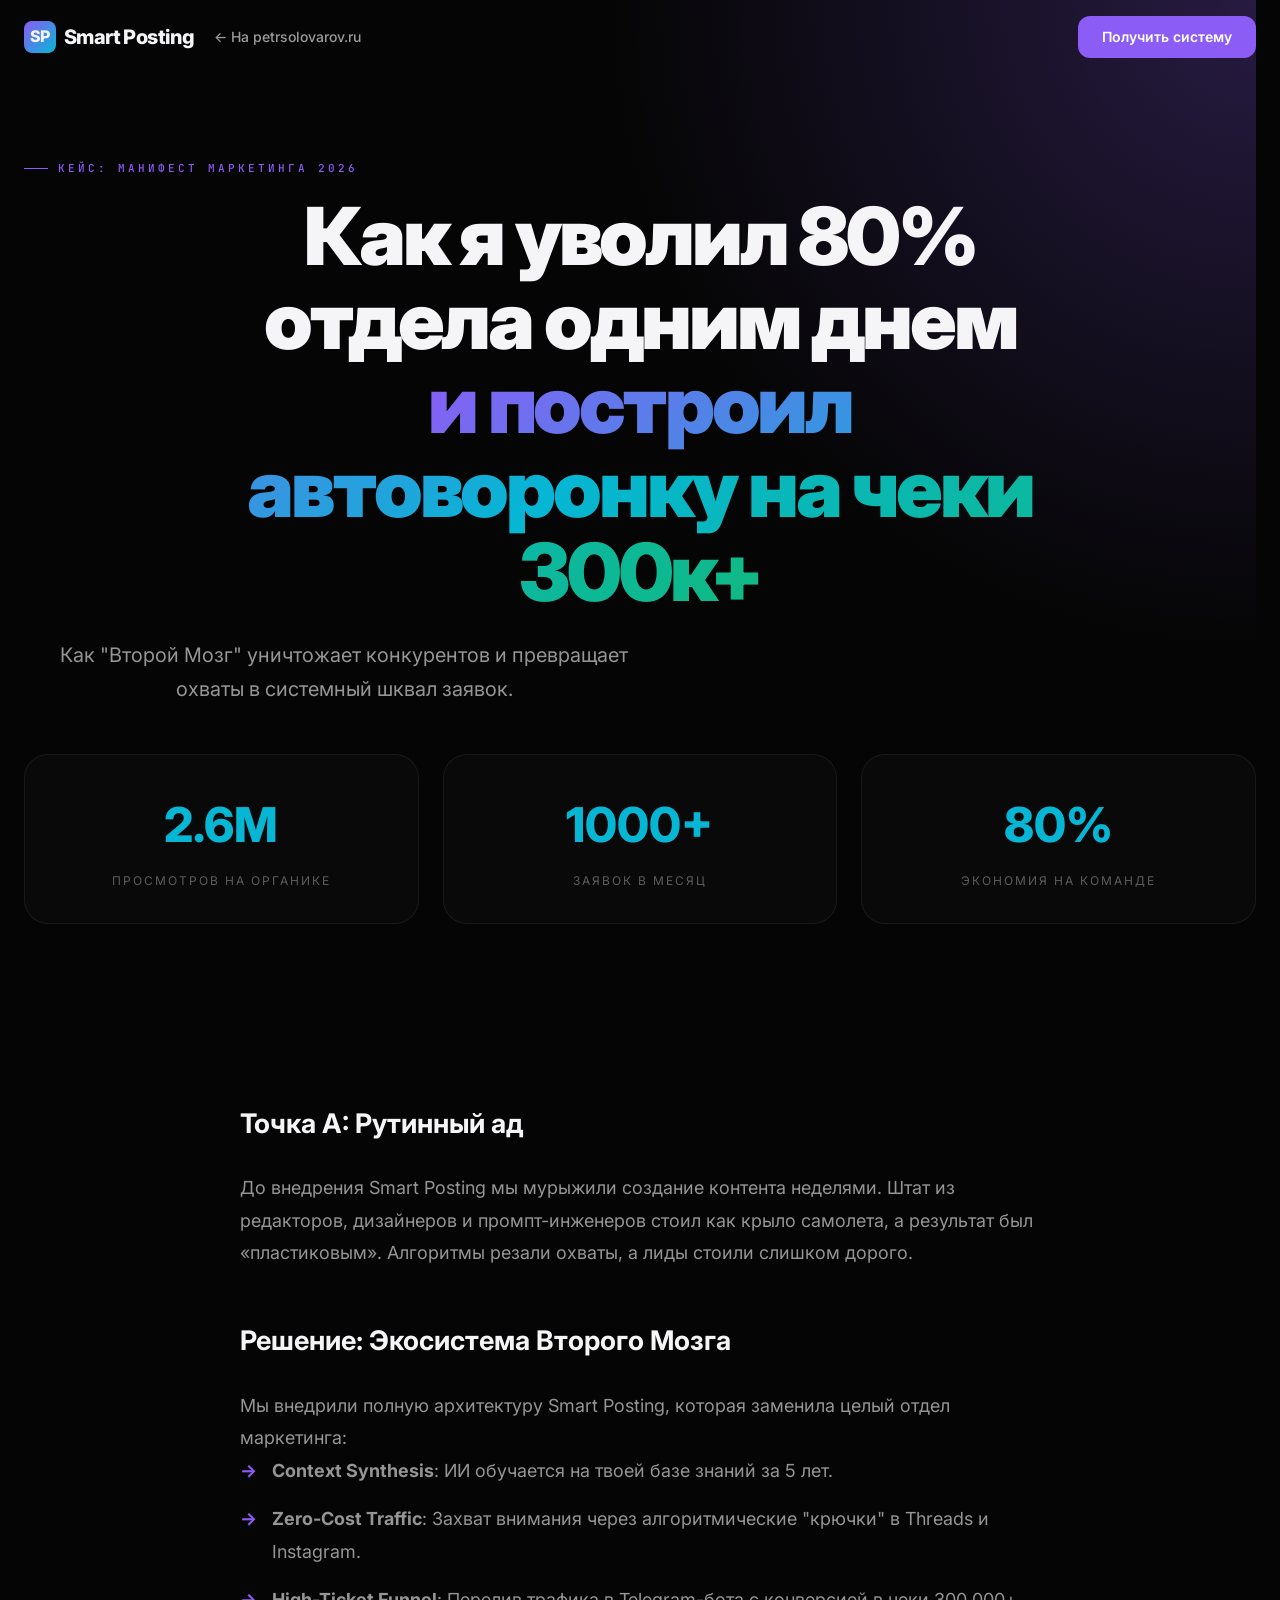
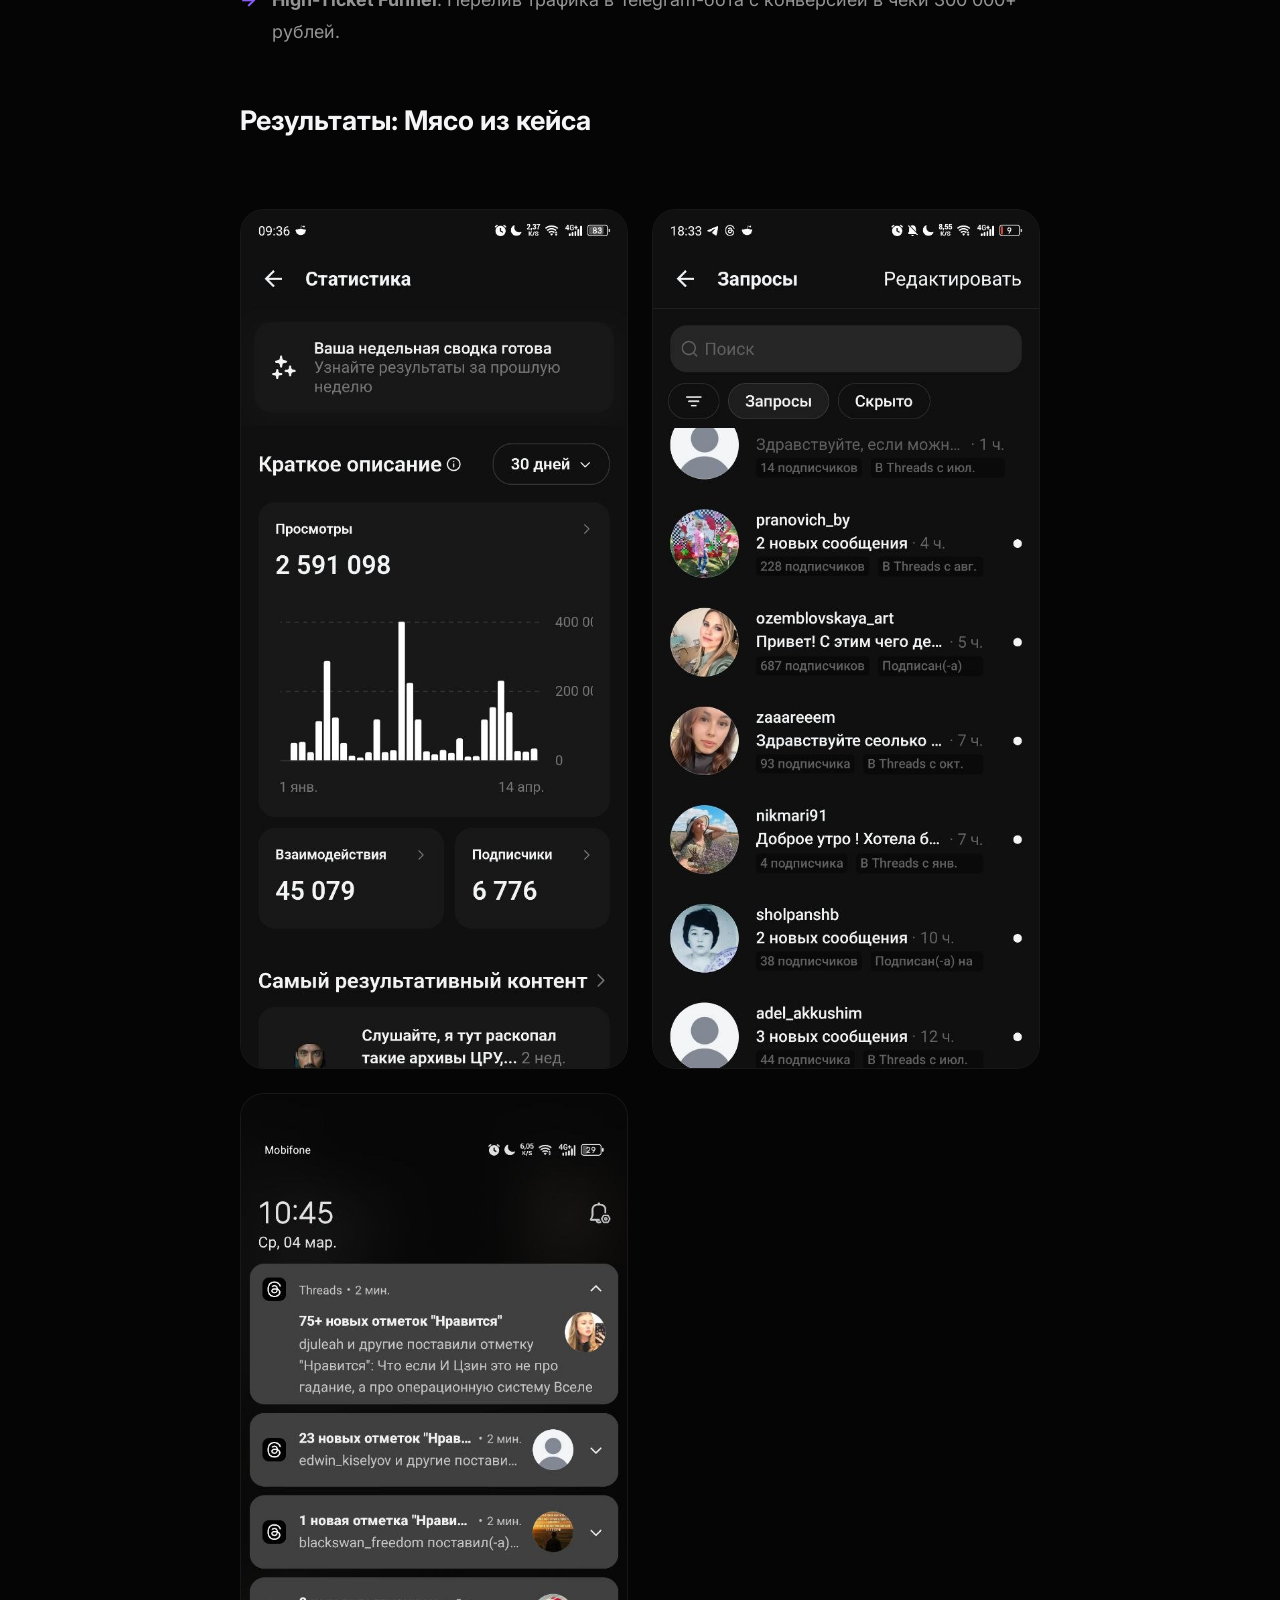
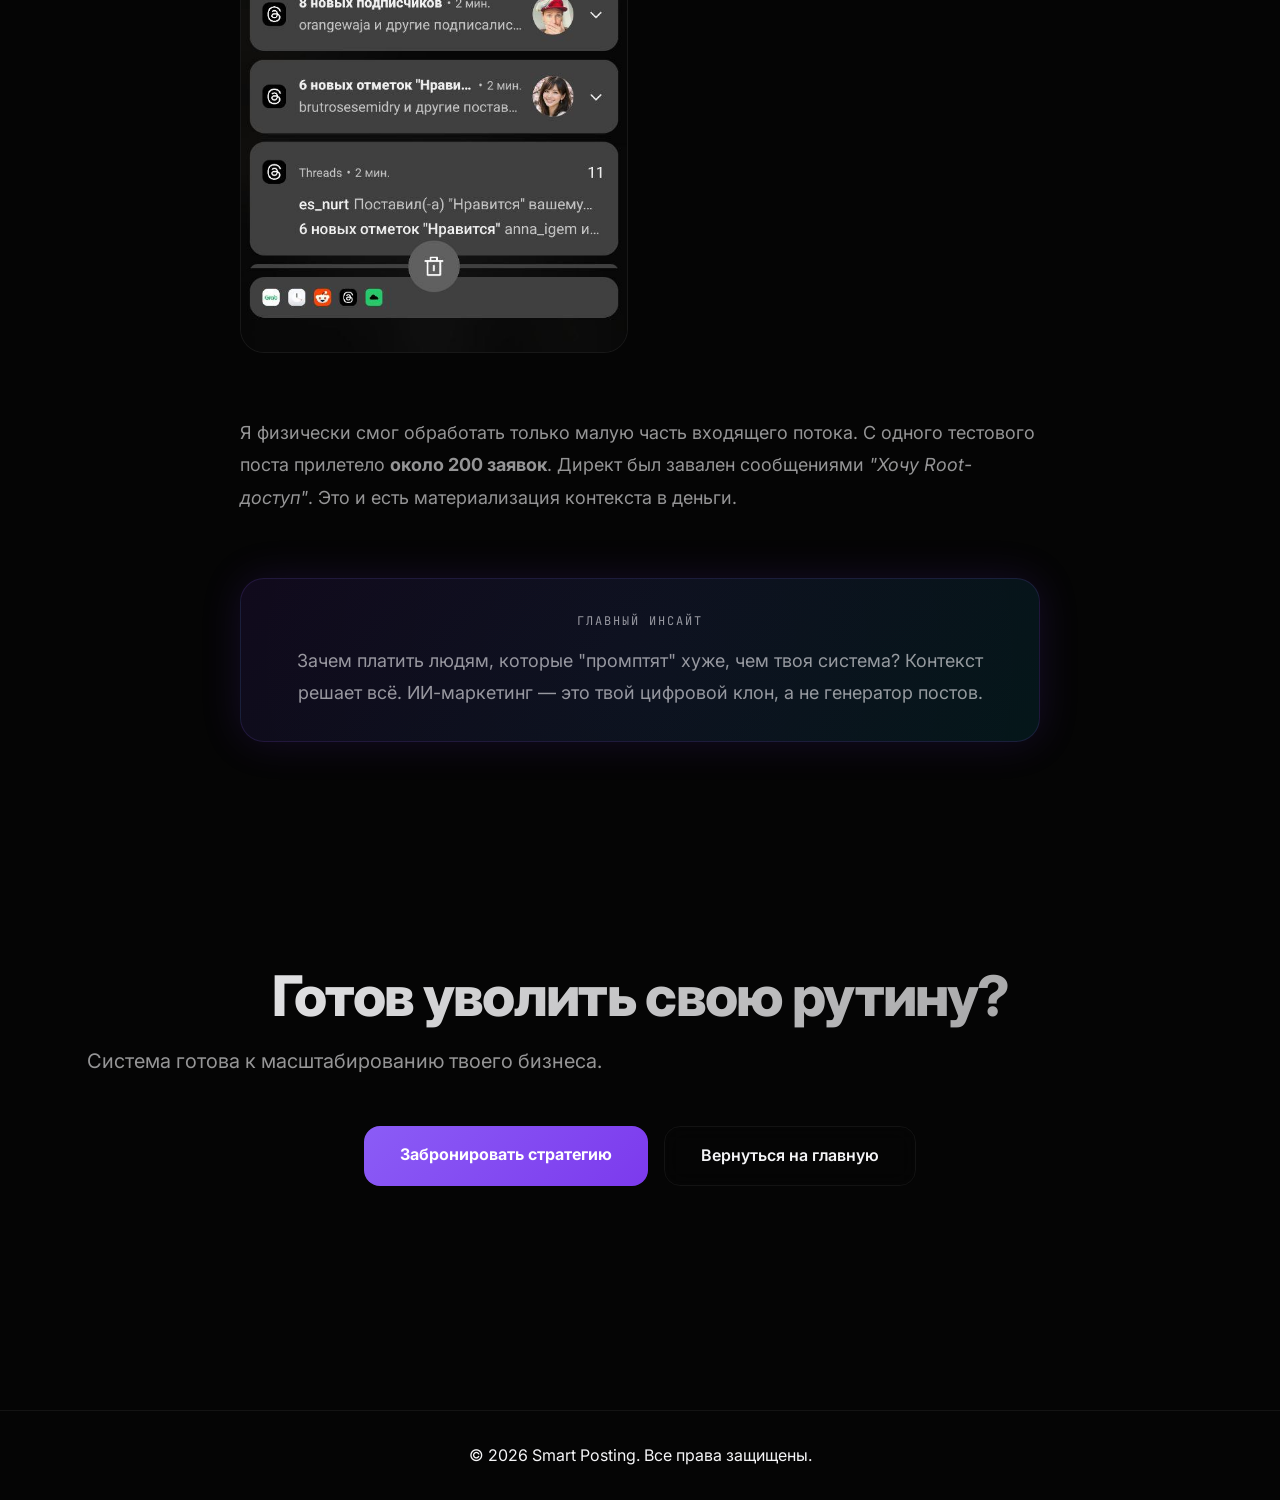
<file: site/case-aggressive.html>
<!DOCTYPE html>
<html lang="ru">
<head>
    <meta charset="UTF-8">
    <meta name="viewport" content="width=device-width, initial-scale=1.0">
    <meta name="referrer" content="strict-origin-when-cross-origin">
    <title>Кейс: Как я уволил 80% отдела одним днем — Smart Posting</title>
    <link rel="icon" href="favicon.ico" type="image/x-icon">
    <link rel="stylesheet" href="style.css">

    <!-- Google tag (gtag.js) -->
    <script async src="https://www.googletagmanager.com/gtag/js?id=G-ETLF27TN6N"></script>
    <script>
      window.dataLayer = window.dataLayer || [];
      function gtag(){dataLayer.push(arguments);}
      gtag('js', new Date());
      gtag('config', 'G-ETLF27TN6N');
    </script>

    <!-- Meta Pixel Code -->
    <script>
    !function(f,b,e,v,n,t,s)
    {if(f.fbq)return;n=f.fbq=function(){n.callMethod?
    n.callMethod.apply(n,arguments):n.queue.push(arguments)};
    if(!f._fbq)f._fbq=n;n.push=n;n.loaded=!0;n.version='2.0';
    n.queue=[];t=b.createElement(e);t.async=!0;
    t.src=v;s=b.getElementsByTagName(e)[0];
    s.parentNode.insertBefore(t,s)}(window, document,'script',
    'https://connect.facebook.net/en_US/fbevents.js');
    fbq('init', '890440264073802');
    fbq('track', 'PageView');
    </script>
    <noscript><img height="1" width="1" style="display:none"
    src="https://www.facebook.com/tr?id=890440264073802&ev=PageView&noscript=1"
    /></noscript>
    <!-- End Meta Pixel Code -->

    <style>
        .case-hero {
            padding: 160px 0 80px;
            background: radial-gradient(circle at top right, var(--accent-violet-glow) 0%, transparent 40%);
            text-align: center;
        }
        .case-stats-grid {
            display: grid;
            grid-template-columns: repeat(3, 1fr);
            gap: 24px;
            margin: 48px 0;
        }
        .stat-card {
            background: var(--bg-card);
            border: 1px solid var(--border-subtle);
            padding: 32px;
            border-radius: 24px;
            text-align: center;
        }
        .stat-value {
            font-size: 48px;
            font-weight: 800;
            color: var(--accent-cyan);
            margin-bottom: 8px;
        }
        .stat-label {
            color: var(--text-muted);
            text-transform: uppercase;
            letter-spacing: 2px;
            font-size: 12px;
        }
        .case-gallery {
            display: grid;
            grid-template-columns: repeat(auto-fill, minmax(300px, 1fr));
            gap: 24px;
            margin: 64px 0;
        }
        .gallery-item {
            border-radius: 24px;
            overflow: hidden;
            border: 1px solid var(--border-subtle);
            background: var(--bg-card);
            cursor: pointer;
            transition: transform 0.3s ease;
        }
        .gallery-item:hover {
            transform: scale(1.02);
            border-color: var(--accent-violet);
        }
        .gallery-item img {
            width: 100%;
            height: auto;
            display: block;
        }
        .case-content {
            max-width: 800px;
            margin: 0 auto;
            font-size: 18px;
            line-height: 1.8;
            color: var(--text-secondary);
        }
        .case-content h2 {
            color: var(--text-primary);
            margin: 48px 0 24px;
        }
        @media (max-width: 768px) {
            .case-stats-grid {
                grid-template-columns: 1fr;
            }
            .case-hero {
                padding: 120px 24px 60px;
            }
        }
    </style>
</head>
<body>
    <nav class="nav">
        <div class="nav-inner">
            <a href="index.html" class="nav-logo">
                <div class="nav-logo-icon">SP</div>
                <span>Smart Posting</span>
            </a>
            <a href="https://petrsolovarov.ru" class="nav-back" aria-label="На petrsolovarov.ru">&larr;<span class="nav-back-text"> На petrsolovarov.ru</span></a>
            <a href="index.html#pricing" class="nav-cta">Получить систему</a>
        </div>
    </nav>

    <main class="container">
        <section class="case-hero">
            <div class="section-label">Кейс: Манифест Маркетинга 2026</div>
            <h1 class="hero-title">Как я уволил 80% отдела одним днем <br><span class="gradient-text">и построил автоворонку на чеки 300к+</span></h1>
            <p class="hero-subtitle">Как "Второй Мозг" уничтожает конкурентов и превращает охваты в системный шквал заявок.</p>
            
            <div class="case-stats-grid">
                <div class="stat-card">
                    <div class="stat-value">2.6M</div>
                    <div class="stat-label">Просмотров на органике</div>
                </div>
                <div class="stat-card">
                    <div class="stat-value">1000+</div>
                    <div class="stat-label">Заявок в месяц</div>
                </div>
                <div class="stat-card">
                    <div class="stat-value">80%</div>
                    <div class="stat-label">Экономия на команде</div>
                </div>
            </div>
        </section>

        <article class="case-content">
            <h2>Точка А: Рутинный ад</h2>
            <p>До внедрения Smart Posting мы мурыжили создание контента неделями. Штат из редакторов, дизайнеров и промпт-инженеров стоил как крыло самолета, а результат был «пластиковым». Алгоритмы резали охваты, а лиды стоили слишком дорого.</p>
            
            <h2>Решение: Экосистема Второго Мозга</h2>
            <p>Мы внедрили полную архитектуру Smart Posting, которая заменила целый отдел маркетинга:</p>
            <ul class="custom-list">
                <li><strong>Context Synthesis</strong>: ИИ обучается на твоей базе знаний за 5 лет.</li>
                <li><strong>Zero-Cost Traffic</strong>: Захват внимания через алгоритмические "крючки" в Threads и Instagram.</li>
                <li><strong>High-Ticket Funnel</strong>: Перелив трафика в Telegram-бота с конверсией в чеки 300 000+ рублей.</li>
            </ul>

            <h2>Результаты: Мясо из кейса</h2>
            <div class="case-gallery">
                <div class="gallery-item" data-lightbox="landing-assets/main_result_2_6m.jpg">
                    <img src="landing-assets/main_result_2_6m.jpg" alt="2.6M views">
                </div>
                <div class="gallery-item" data-lightbox="landing-assets/photo_2026-05-04_10-40-48.jpg">
                    <img src="landing-assets/photo_2026-05-04_10-40-48.jpg" alt="Директ завален">
                </div>
                <div class="gallery-item" data-lightbox="landing-assets/photo_2026-05-04_10-24-12.jpg">
                    <img src="landing-assets/photo_2026-05-04_10-24-12.jpg" alt="Уведомления">
                </div>
            </div>

            <p>Я физически смог обработать только малую часть входящего потока. С одного тестового поста прилетело <strong>около 200 заявок</strong>. Директ был завален сообщениями <em>"Хочу Root-доступ"</em>. Это и есть материализация контекста в деньги.</p>
            
            <div class="prose-insight" style="margin: 64px 0;">
                <div class="insight-label">Главный инсайт</div>
                <p>Зачем платить людям, которые "промптят" хуже, чем твоя система? Контекст решает всё. ИИ-маркетинг — это твой цифровой клон, а не генератор постов.</p>
            </div>
        </article>

        <section class="section text-center">
            <h2 class="section-title">Готов уволить свою рутину?</h2>
            <p class="hero-subtitle">Система готова к масштабированию твоего бизнеса.</p>
            <div class="hero-cta-group" style="justify-content: center; margin-top: 32px;">
                <a href="index.html#pricing" class="btn-primary">Забронировать стратегию</a>
                <a href="index.html" class="btn-secondary">Вернуться на главную</a>
            </div>
        </section>
    </main>

    <footer class="footer">
        <div class="container">
            <p>© 2026 Smart Posting. Все права защищены.</p>
        </div>
    </footer>

    <div id="lightbox" class="lightbox">
        <button class="lightbox-close">×</button>
        <div id="lightbox-content"></div>
    </div>

    <script src="utm-bridge.js"></script>
    <script src="script.js"></script>
</body>
</html>
</file>
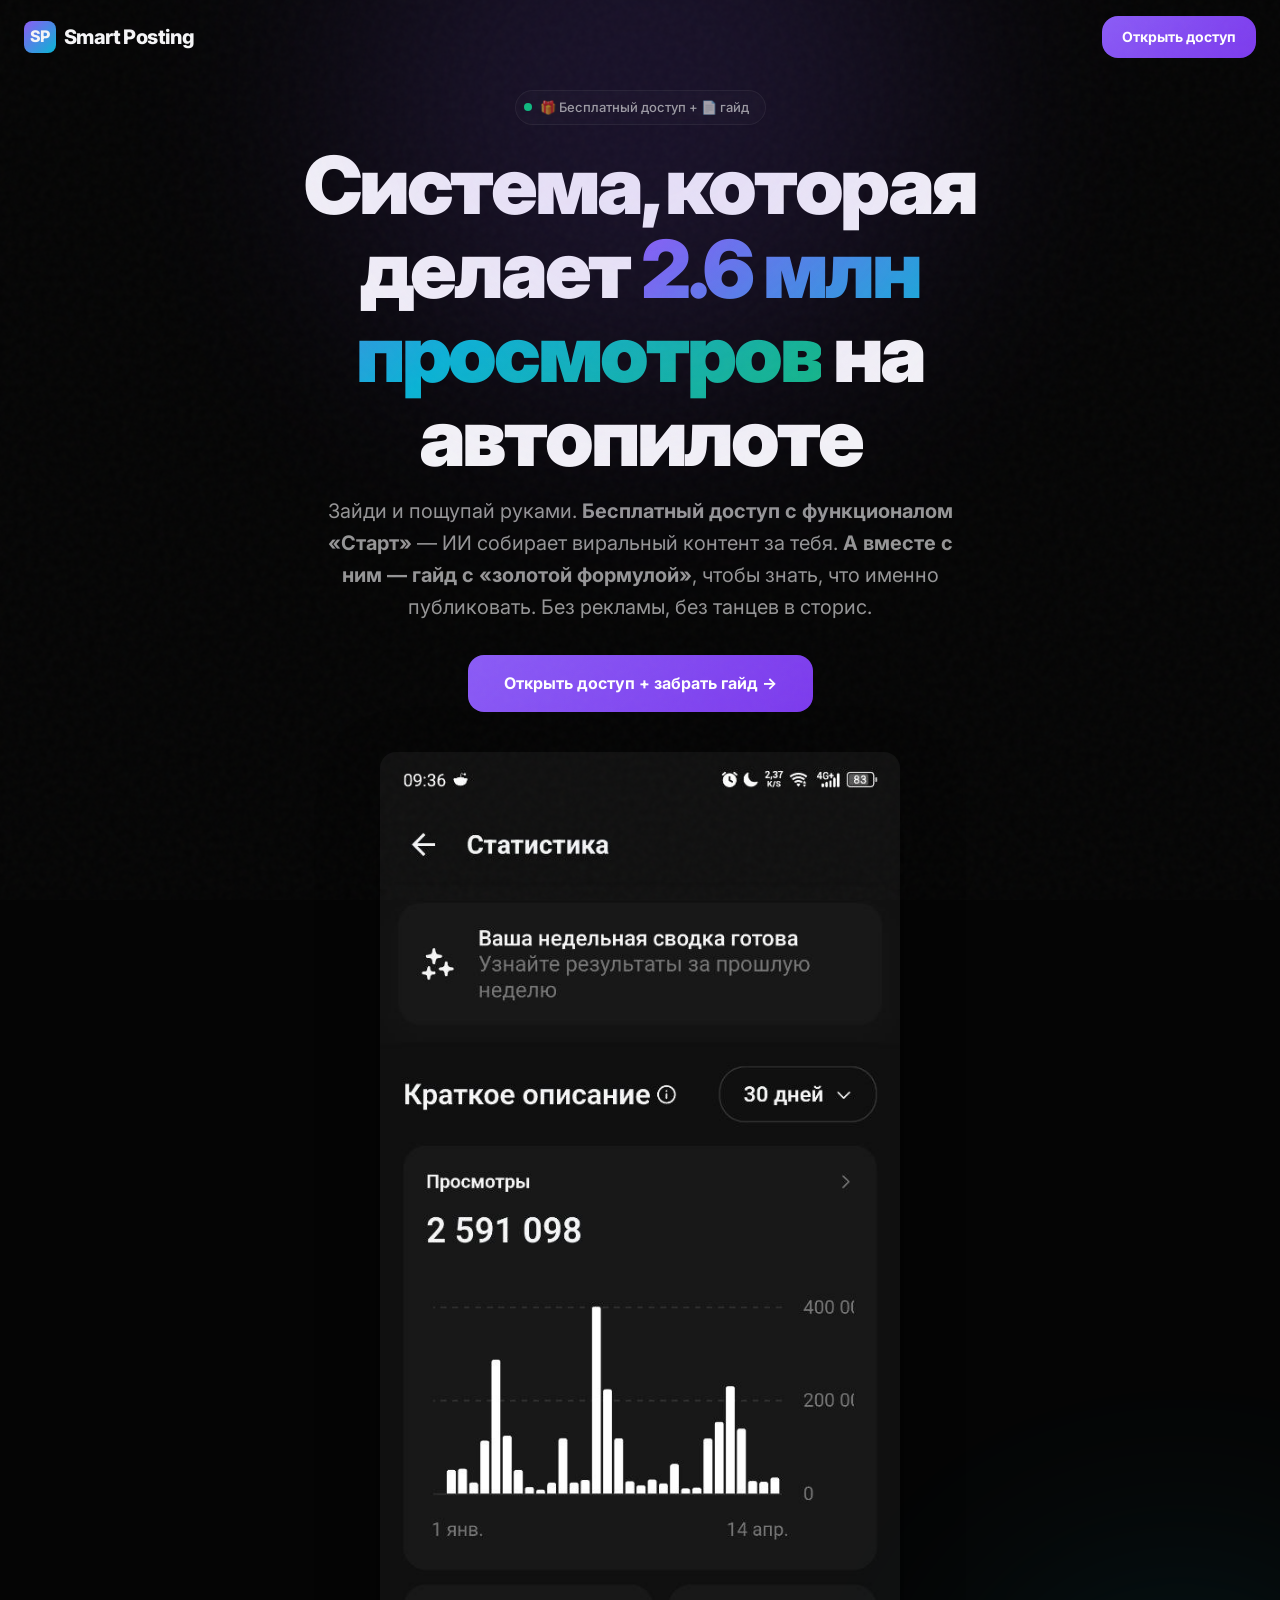
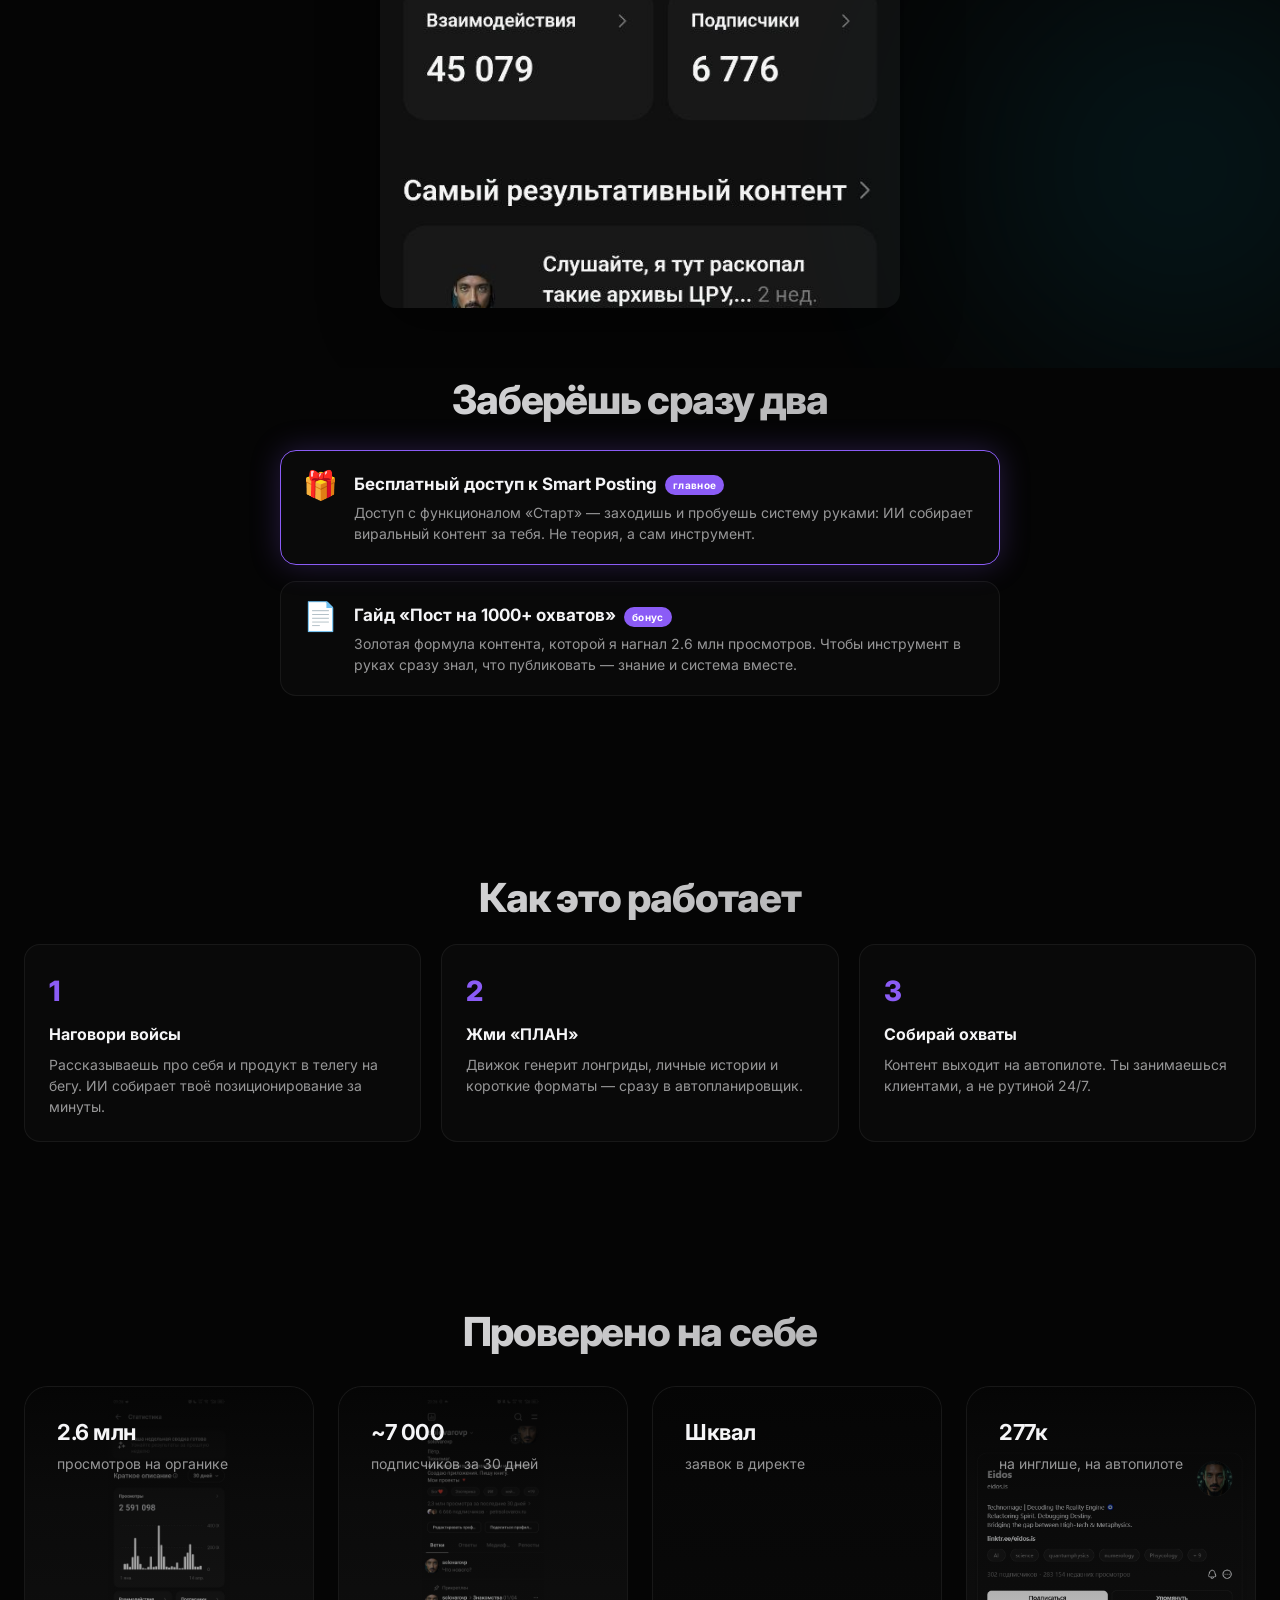
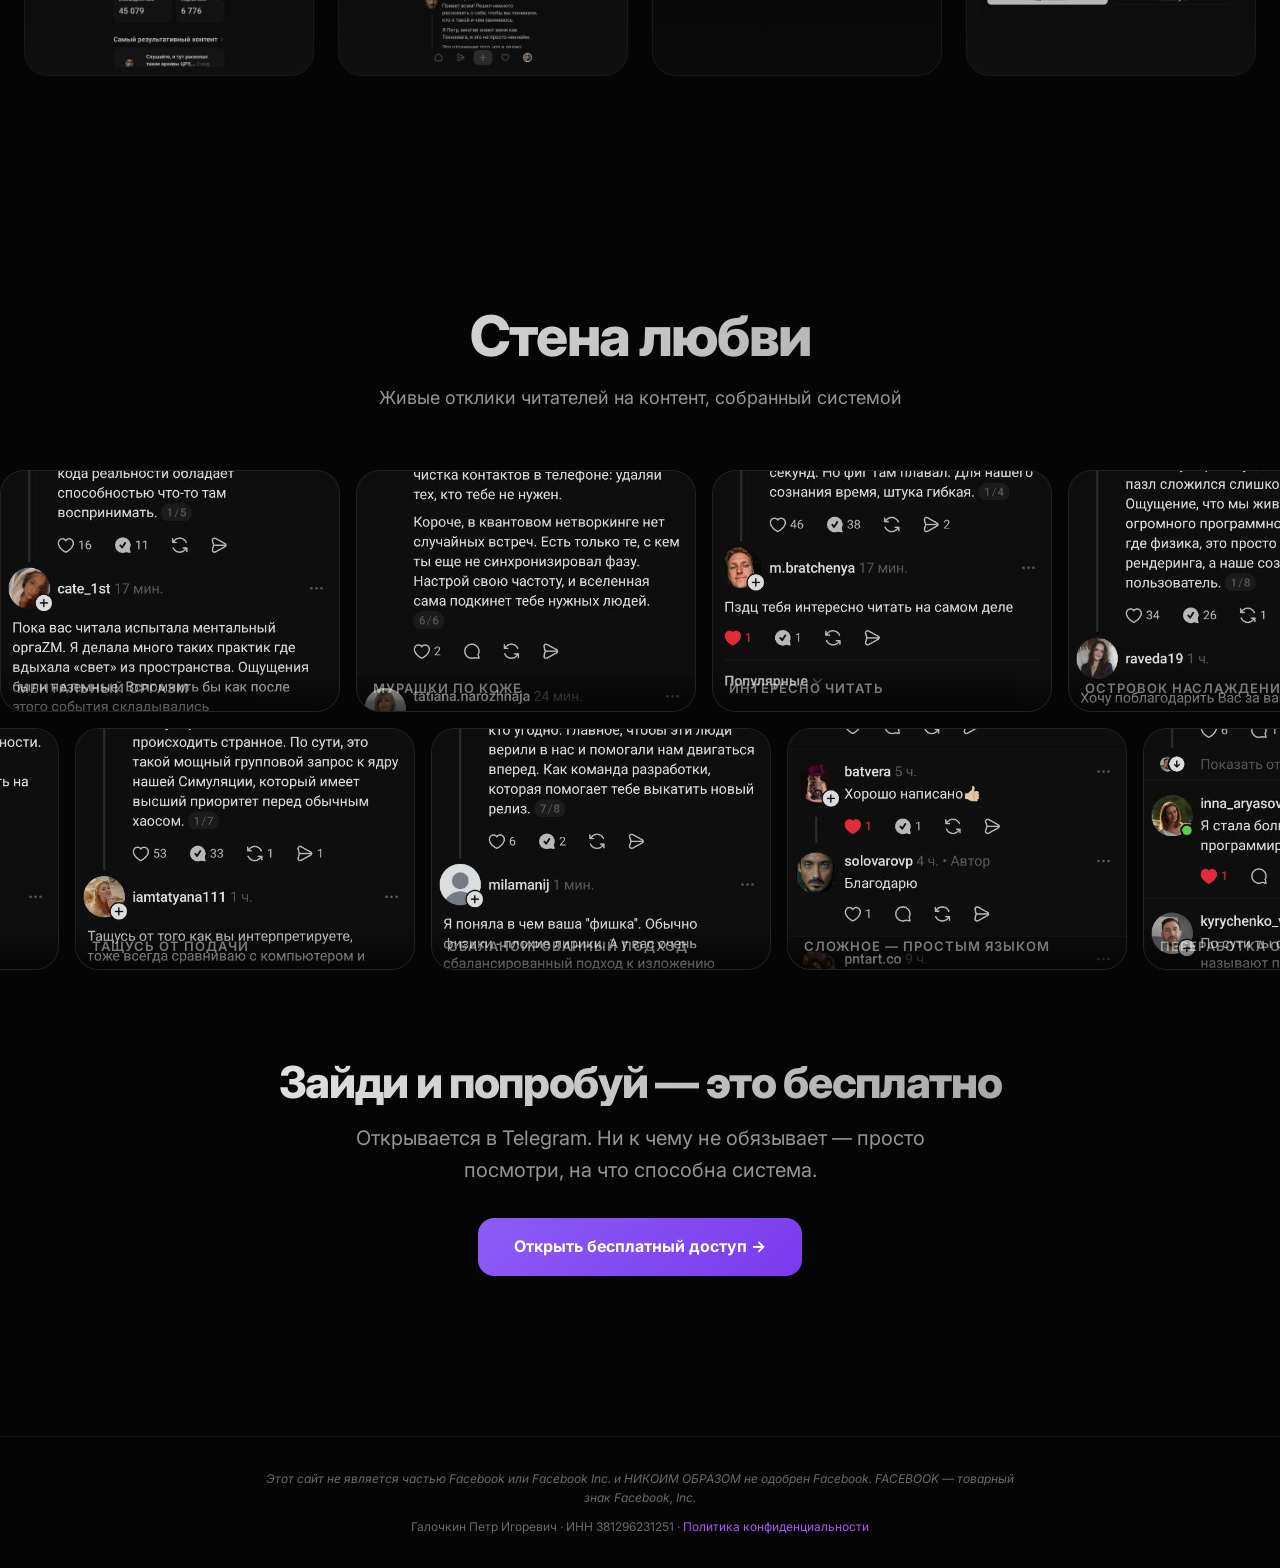
<file: site/free.html>
<!DOCTYPE html>
<html lang="ru">
<head>
    <meta charset="UTF-8">
    <meta name="viewport" content="width=device-width, initial-scale=1.0">
    <meta name="referrer" content="strict-origin-when-cross-origin">
    <title>Бесплатный доступ к Smart Posting — контент-машина на ИИ</title>

    <!-- Open Graph -->
    <meta property="og:type" content="website">
    <meta property="og:url" content="https://case.smart-posting.ru/free">
    <meta property="og:title" content="Попробуй систему, которая делает 2.6 млн просмотров на автопилоте">
    <meta property="og:description" content="Бесплатный доступ к Smart Posting. ИИ собирает виральный контент за тебя — без рекламы и танцев в сторис.">
    <meta property="og:image" content="https://case.smart-posting.ru/landing-assets/main_result_2_6m.jpg">

    <link rel="icon" href="favicon.ico" type="image/x-icon">
    <link rel="stylesheet" href="style.css">

    <!-- Google tag -->
    <script async src="https://www.googletagmanager.com/gtag/js?id=G-ETLF27TN6N"></script>
    <script>
      window.dataLayer = window.dataLayer || [];
      function gtag(){dataLayer.push(arguments);}
      gtag('js', new Date());
      gtag('config', 'G-ETLF27TN6N');
    </script>

    <!-- Meta Pixel -->
    <script>
    !function(f,b,e,v,n,t,s)
    {if(f.fbq)return;n=f.fbq=function(){n.callMethod?
    n.callMethod.apply(n,arguments):n.queue.push(arguments)};
    if(!f._fbq)f._fbq=n;n.push=n;n.loaded=!0;n.version='2.0';
    n.queue=[];t=b.createElement(e);t.async=!0;
    t.src=v;s=b.getElementsByTagName(e)[0];
    s.parentNode.insertBefore(t,s)}(window, document,'script',
    'https://connect.facebook.net/en_US/fbevents.js');
    fbq('init', '890440264073802');
    fbq('track', 'PageView');
    </script>
    <noscript><img height="1" width="1" style="display:none"
    src="https://www.facebook.com/tr?id=890440264073802&ev=PageView&noscript=1"/></noscript>

    <style>
      .lite-hero { min-height: auto; padding: 90px 0 60px; text-align: center; }
      .lite-hero .hero-title { margin: 18px auto 16px; max-width: 860px; }
      .lite-sub { font-size: clamp(16px, 2.2vw, 20px); color: var(--text-secondary); line-height: 1.6; max-width: 660px; margin: 0 auto 32px; }
      .lite-cta-row { display: flex; justify-content: center; }
      .lite-hero-img { max-width: 520px; width: 88%; margin: 40px auto 0; display: block; border-radius: 16px; box-shadow: 0 20px 60px rgba(0,0,0,.45); }
      .lite-proof { grid-template-columns: repeat(4, 1fr); }
      .lite-tile { aspect-ratio: 1 / 1; }
      .lite-testi { grid-template-columns: repeat(3, 1fr); }
      .lite-steps { display: grid; grid-template-columns: repeat(3, 1fr); gap: 20px; margin-top: 24px; }
      .lite-step { background: var(--bg-card); border: 1px solid var(--border-subtle); border-radius: 16px; padding: 24px; text-align: left; }
      .lite-step .n { font-size: 28px; font-weight: 800; color: var(--accent-violet); margin-bottom: 8px; }
      .lite-step h4 { font-size: 16px; font-weight: 700; margin-bottom: 6px; }
      .lite-step p { font-size: 14px; color: var(--text-secondary); line-height: 1.5; }
      .value-stack { max-width: 720px; margin: 0 auto; display: grid; gap: 16px; }
      .vs-item { display: flex; gap: 16px; align-items: flex-start; text-align: left; background: var(--bg-card); border: 1px solid var(--border-subtle); border-radius: 16px; padding: 20px 22px; }
      .vs-item.primary { border-color: var(--accent-violet); box-shadow: 0 0 30px var(--accent-violet-glow); }
      .vs-ico { font-size: 28px; line-height: 1; flex-shrink: 0; }
      .vs-item h4 { font-size: 17px; font-weight: 700; margin-bottom: 4px; }
      .vs-item p { font-size: 14px; color: var(--text-secondary); line-height: 1.5; }
      .vs-badge { display:inline-block; font-size:10px; font-weight:700; letter-spacing:.3px; color:#fff; background:var(--accent-violet); border-radius:999px; padding:2px 8px; margin-left:8px; vertical-align:middle; }
      .sticky-cta { position: fixed; left: 0; right: 0; bottom: 0; z-index: 50; padding: 12px 16px calc(12px + env(safe-area-inset-bottom)); background: rgba(10,10,14,.92); backdrop-filter: blur(10px); border-top: 1px solid var(--border-subtle); display: none; }
      .sticky-cta .btn-primary { width: 100%; display: block; text-align: center; }
      @media (max-width: 768px){
        .lite-proof { display: grid; grid-template-columns: repeat(2, 1fr); }
        .lite-testi { display: grid; grid-template-columns: 1fr; }
        .lite-steps { grid-template-columns: 1fr; }
        .lite-hero { padding: 64px 0 32px; }
        .sticky-cta { display: block; }
        body { padding-bottom: 84px; }
      }
    </style>
</head>
<body>
    <div class="grain-overlay"></div>

    <!-- NAV -->
    <nav class="nav">
        <div class="nav-inner">
            <div class="nav-logo">
                <div class="nav-logo-icon">SP</div>
                <span>Smart Posting</span>
            </div>
            <a href="https://smart-posting.ru/join/channel" class="btn-primary cta" data-label="FreeAccess" style="padding: 10px 20px; font-size: 14px;">Открыть доступ</a>
        </div>
    </nav>

    <!-- HERO -->
    <section class="hero section lite-hero">
        <div class="glow-blob blob-1"></div>
        <div class="glow-blob blob-2"></div>
        <div class="container">
            <div class="hero-badge" style="margin: 0 auto;">
                <div class="hero-badge-dot"></div>
                🎁 Бесплатный доступ + 📄 гайд
            </div>
            <h1 class="hero-title">Система, которая делает <span class="gradient-text">2.6 млн просмотров</span> на автопилоте</h1>
            <p class="lite-sub">Зайди и пощупай руками. <strong>Бесплатный доступ с функционалом «Старт»</strong> — ИИ собирает виральный контент за тебя. <strong>А вместе с ним — гайд с «золотой формулой»</strong>, чтобы знать, что именно публиковать. Без рекламы, без танцев в сторис.</p>
            <div class="lite-cta-row">
                <a href="https://smart-posting.ru/join/channel" class="btn-primary cta" data-label="FreeAccess">Открыть доступ + забрать гайд →</a>
            </div>
            <img class="lite-hero-img" src="landing-assets/main_result_2_6m.jpg" loading="eager" alt="2.6 млн просмотров на органике">
        </div>
    </section>

    <!-- VALUE STACK -->
    <section class="section" style="padding-top: 10px;">
        <div class="container">
            <h2 class="section-title" style="text-align:center; margin-bottom: 28px; font-size: clamp(24px,4vw,40px);">Заберёшь сразу два</h2>
            <div class="value-stack">
                <div class="vs-item primary">
                    <div class="vs-ico">🎁</div>
                    <div>
                        <h4>Бесплатный доступ к Smart Posting<span class="vs-badge">главное</span></h4>
                        <p>Доступ с функционалом «Старт» — заходишь и пробуешь систему руками: ИИ собирает виральный контент за тебя. Не теория, а сам инструмент.</p>
                    </div>
                </div>
                <div class="vs-item">
                    <div class="vs-ico">📄</div>
                    <div>
                        <h4>Гайд «Пост на 1000+ охватов»<span class="vs-badge">бонус</span></h4>
                        <p>Золотая формула контента, которой я нагнал 2.6 млн просмотров. Чтобы инструмент в руках сразу знал, что публиковать — знание и система вместе.</p>
                    </div>
                </div>
            </div>
        </div>
    </section>

    <!-- HOW IT WORKS -->
    <section class="section" style="padding-top: 20px;">
        <div class="container">
            <h2 class="section-title" style="text-align:center; margin-bottom: 8px; font-size: clamp(24px,4vw,40px);">Как это работает</h2>
            <div class="lite-steps">
                <div class="lite-step"><div class="n">1</div><h4>Наговори войсы</h4><p>Рассказываешь про себя и продукт в телегу на бегу. ИИ собирает твоё позиционирование за минуты.</p></div>
                <div class="lite-step"><div class="n">2</div><h4>Жми «ПЛАН»</h4><p>Движок генерит лонгриды, личные истории и короткие форматы — сразу в автопланировщик.</p></div>
                <div class="lite-step"><div class="n">3</div><h4>Собирай охваты</h4><p>Контент выходит на автопилоте. Ты занимаешься клиентами, а не рутиной 24/7.</p></div>
            </div>
        </div>
    </section>

    <!-- PROOF -->
    <section class="section" style="padding-top: 8px;">
        <div class="container">
            <h2 class="section-title" style="text-align:center; margin-bottom: 32px; font-size: clamp(24px,4vw,40px);">Проверено на себе</h2>
            <div class="bento-grid stats lite-proof">
                <div class="bento-item photo-card content-top lite-tile">
                    <div class="bento-item-media"><img src="landing-assets/main_result_2_6m.jpg" loading="lazy" alt="2.6 млн"></div>
                    <div class="bento-item-overlay"></div>
                    <div class="bento-item-content"><div class="bento-item-title">2.6 млн</div><div class="bento-item-desc">просмотров на органике</div></div>
                </div>
                <div class="bento-item photo-card content-top lite-tile">
                    <div class="bento-item-media"><img src="landing-assets/photo_2026-04-18_08-52-53.jpg" loading="lazy" alt="7000 подписчиков"></div>
                    <div class="bento-item-overlay"></div>
                    <div class="bento-item-content"><div class="bento-item-title">~7 000</div><div class="bento-item-desc">подписчиков за 30 дней</div></div>
                </div>
                <div class="bento-item photo-card content-top lite-tile">
                    <div class="bento-item-media"><video src="landing-assets/video_2026-05-04_10-41-55.mp4" autoplay loop muted playsinline preload="metadata" style="width:100%;height:100%;object-fit:cover;"></video></div>
                    <div class="bento-item-overlay"></div>
                    <div class="bento-item-content"><div class="bento-item-title">Шквал</div><div class="bento-item-desc">заявок в директе</div></div>
                </div>
                <div class="bento-item photo-card content-top lite-tile">
                    <div class="bento-item-media"><img src="landing-assets/eidos_proof_final.png" loading="lazy" alt="277к на автопилоте"></div>
                    <div class="bento-item-overlay"></div>
                    <div class="bento-item-content"><div class="bento-item-title">277к</div><div class="bento-item-desc">на инглише, на автопилоте</div></div>
                </div>
            </div>
        </div>
    </section>

    <!-- WALL OF LOVE -->
    <section class="marquee-section">
        <h2 class="section-title">Стена любви</h2>
        <div class="section-subtitle">Живые отклики читателей на контент, собранный системой</div>

        <div class="marquee-track">
            <div class="marquee-card"><img src="landing-assets/photo_2026-05-04_10-26-19.jpg" loading="lazy" alt="отзыв"><div class="marquee-card-footer"><div class="marquee-card-author">Ментальный оргазм</div></div></div>
            <div class="marquee-card"><img src="landing-assets/photo_2026-05-04_10-22-56.jpg" loading="lazy" alt="отзыв"><div class="marquee-card-footer"><div class="marquee-card-author">Мурашки по коже</div></div></div>
            <div class="marquee-card"><img src="landing-assets/photo_2026-05-04_10-18-00.jpg" loading="lazy" alt="отзыв"><div class="marquee-card-footer"><div class="marquee-card-author">Интересно читать</div></div></div>
            <div class="marquee-card"><img src="landing-assets/photo_2026-05-04_10-26-34.jpg" loading="lazy" alt="отзыв"><div class="marquee-card-footer"><div class="marquee-card-author">Островок наслаждения</div></div></div>
            <div class="marquee-card"><img src="landing-assets/photo_2026-05-04_10-24-21.jpg" loading="lazy" alt="отзыв"><div class="marquee-card-footer"><div class="marquee-card-author">Ценный скил</div></div></div>
            <div class="marquee-card"><img src="landing-assets/photo_2026-05-04_10-36-49.jpg" loading="lazy" alt="отзыв"><div class="marquee-card-footer"><div class="marquee-card-author">Каждый пост шедеврален</div></div></div>
            <div class="marquee-card"><img src="landing-assets/photo_2026-05-04_10-36-57.jpg" loading="lazy" alt="отзыв"><div class="marquee-card-footer"><div class="marquee-card-author">Мысли из моей головы</div></div></div>
            <div class="marquee-card"><img src="landing-assets/photo_2026-05-04_10-26-19.jpg" loading="lazy" alt="отзыв"><div class="marquee-card-footer"><div class="marquee-card-author">Ментальный оргазм</div></div></div>
            <div class="marquee-card"><img src="landing-assets/photo_2026-05-04_10-22-56.jpg" loading="lazy" alt="отзыв"><div class="marquee-card-footer"><div class="marquee-card-author">Мурашки по коже</div></div></div>
            <div class="marquee-card"><img src="landing-assets/photo_2026-05-04_10-18-00.jpg" loading="lazy" alt="отзыв"><div class="marquee-card-footer"><div class="marquee-card-author">Интересно читать</div></div></div>
            <div class="marquee-card"><img src="landing-assets/photo_2026-05-04_10-26-34.jpg" loading="lazy" alt="отзыв"><div class="marquee-card-footer"><div class="marquee-card-author">Островок наслаждения</div></div></div>
            <div class="marquee-card"><img src="landing-assets/photo_2026-05-04_10-24-21.jpg" loading="lazy" alt="отзыв"><div class="marquee-card-footer"><div class="marquee-card-author">Ценный скил</div></div></div>
            <div class="marquee-card"><img src="landing-assets/photo_2026-05-04_10-36-49.jpg" loading="lazy" alt="отзыв"><div class="marquee-card-footer"><div class="marquee-card-author">Каждый пост шедеврален</div></div></div>
            <div class="marquee-card"><img src="landing-assets/photo_2026-05-04_10-36-57.jpg" loading="lazy" alt="отзыв"><div class="marquee-card-footer"><div class="marquee-card-author">Мысли из моей головы</div></div></div>
        </div>

        <div class="marquee-track reverse">
            <div class="marquee-card"><img src="landing-assets/photo_2026-05-04_10-37-10.jpg" loading="lazy" alt="отзыв"><div class="marquee-card-footer"><div class="marquee-card-author">Тащусь от подачи</div></div></div>
            <div class="marquee-card"><img src="landing-assets/photo_2026-05-04_10-39-12.jpg" loading="lazy" alt="отзыв"><div class="marquee-card-footer"><div class="marquee-card-author">Сбалансированный подход</div></div></div>
            <div class="marquee-card"><img src="landing-assets/photo_2026-05-04_10-21-02.jpg" loading="lazy" alt="отзыв"><div class="marquee-card-footer"><div class="marquee-card-author">Сложное — простым языком</div></div></div>
            <div class="marquee-card"><img src="landing-assets/photo_2026-05-04_10-25-38.jpg" loading="lazy" alt="отзыв"><div class="marquee-card-footer"><div class="marquee-card-author">Переработка опыта</div></div></div>
            <div class="marquee-card"><img src="landing-assets/photo_2026-05-04_10-15-39.jpg" loading="lazy" alt="отзыв"><div class="marquee-card-footer"><div class="marquee-card-author">Огонь расписал</div></div></div>
            <div class="marquee-card"><img src="landing-assets/photo_2026-05-04_10-47-28.jpg" loading="lazy" alt="отзыв"><div class="marquee-card-footer"><div class="marquee-card-author">Аплодирую</div></div></div>
            <div class="marquee-card"><img src="landing-assets/photo_2026-05-04_10-24-38.jpg" loading="lazy" alt="отзыв"><div class="marquee-card-footer"><div class="marquee-card-author">Что за кибербудда</div></div></div>
            <div class="marquee-card"><img src="landing-assets/photo_2026-05-04_10-37-10.jpg" loading="lazy" alt="отзыв"><div class="marquee-card-footer"><div class="marquee-card-author">Тащусь от подачи</div></div></div>
            <div class="marquee-card"><img src="landing-assets/photo_2026-05-04_10-39-12.jpg" loading="lazy" alt="отзыв"><div class="marquee-card-footer"><div class="marquee-card-author">Сбалансированный подход</div></div></div>
            <div class="marquee-card"><img src="landing-assets/photo_2026-05-04_10-21-02.jpg" loading="lazy" alt="отзыв"><div class="marquee-card-footer"><div class="marquee-card-author">Сложное — простым языком</div></div></div>
            <div class="marquee-card"><img src="landing-assets/photo_2026-05-04_10-25-38.jpg" loading="lazy" alt="отзыв"><div class="marquee-card-footer"><div class="marquee-card-author">Переработка опыта</div></div></div>
            <div class="marquee-card"><img src="landing-assets/photo_2026-05-04_10-15-39.jpg" loading="lazy" alt="отзыв"><div class="marquee-card-footer"><div class="marquee-card-author">Огонь расписал</div></div></div>
            <div class="marquee-card"><img src="landing-assets/photo_2026-05-04_10-47-28.jpg" loading="lazy" alt="отзыв"><div class="marquee-card-footer"><div class="marquee-card-author">Аплодирую</div></div></div>
            <div class="marquee-card"><img src="landing-assets/photo_2026-05-04_10-24-38.jpg" loading="lazy" alt="отзыв"><div class="marquee-card-footer"><div class="marquee-card-author">Что за кибербудда</div></div></div>
        </div>
    </section>

    <!-- FINAL CTA -->
    <section class="section" style="padding-top: 0;">
        <div class="container" style="text-align:center;">
            <h2 class="section-title" style="font-size: clamp(26px,4.5vw,44px); margin-bottom: 16px;">Зайди и попробуй — это бесплатно</h2>
            <p class="lite-sub">Открывается в Telegram. Ни к чему не обязывает — просто посмотри, на что способна система.</p>
            <div class="lite-cta-row">
                <a href="https://smart-posting.ru/join/channel" class="btn-primary cta" data-label="FreeAccess">Открыть бесплатный доступ →</a>
            </div>
        </div>
    </section>

    <!-- STICKY MOBILE CTA -->
    <div class="sticky-cta">
        <a href="https://smart-posting.ru/join/channel" class="btn-primary cta" data-label="FreeAccess">Открыть бесплатный доступ →</a>
    </div>

    <footer class="footer" style="padding: 32px 20px; text-align:center; font-size: 12px; color: rgba(255,255,255,0.4);">
        <p style="max-width: 760px; margin: 0 auto 10px; font-style: italic;">Этот сайт не является частью Facebook или Facebook Inc. и НИКОИМ ОБРАЗОМ не одобрен Facebook. FACEBOOK — товарный знак Facebook, Inc.</p>
        <p>Галочкин Петр Игоревич · ИНН 381296231251 · <a href="https://smart-posting.ru/privacy" style="color:#a855f7;">Политика конфиденциальности</a></p>
    </footer>

    <script src="utm-bridge.js"></script>
    <script src="script.js"></script>
    <script>
      function track(label){
        if (typeof gtag === 'function') gtag('event','generate_lead',{event_category:'engagement',event_label:label});
        if (typeof fbq === 'function'){ fbq('track','ViewContent',{content_name:label}); fbq('trackCustom','BotClick',{source:label}); }
      }
      document.querySelectorAll('a.cta').forEach(a => {
        a.addEventListener('click', () => track(a.dataset.label || 'FreeAccess'));
      });
    </script>
</body>
</html>
</file>
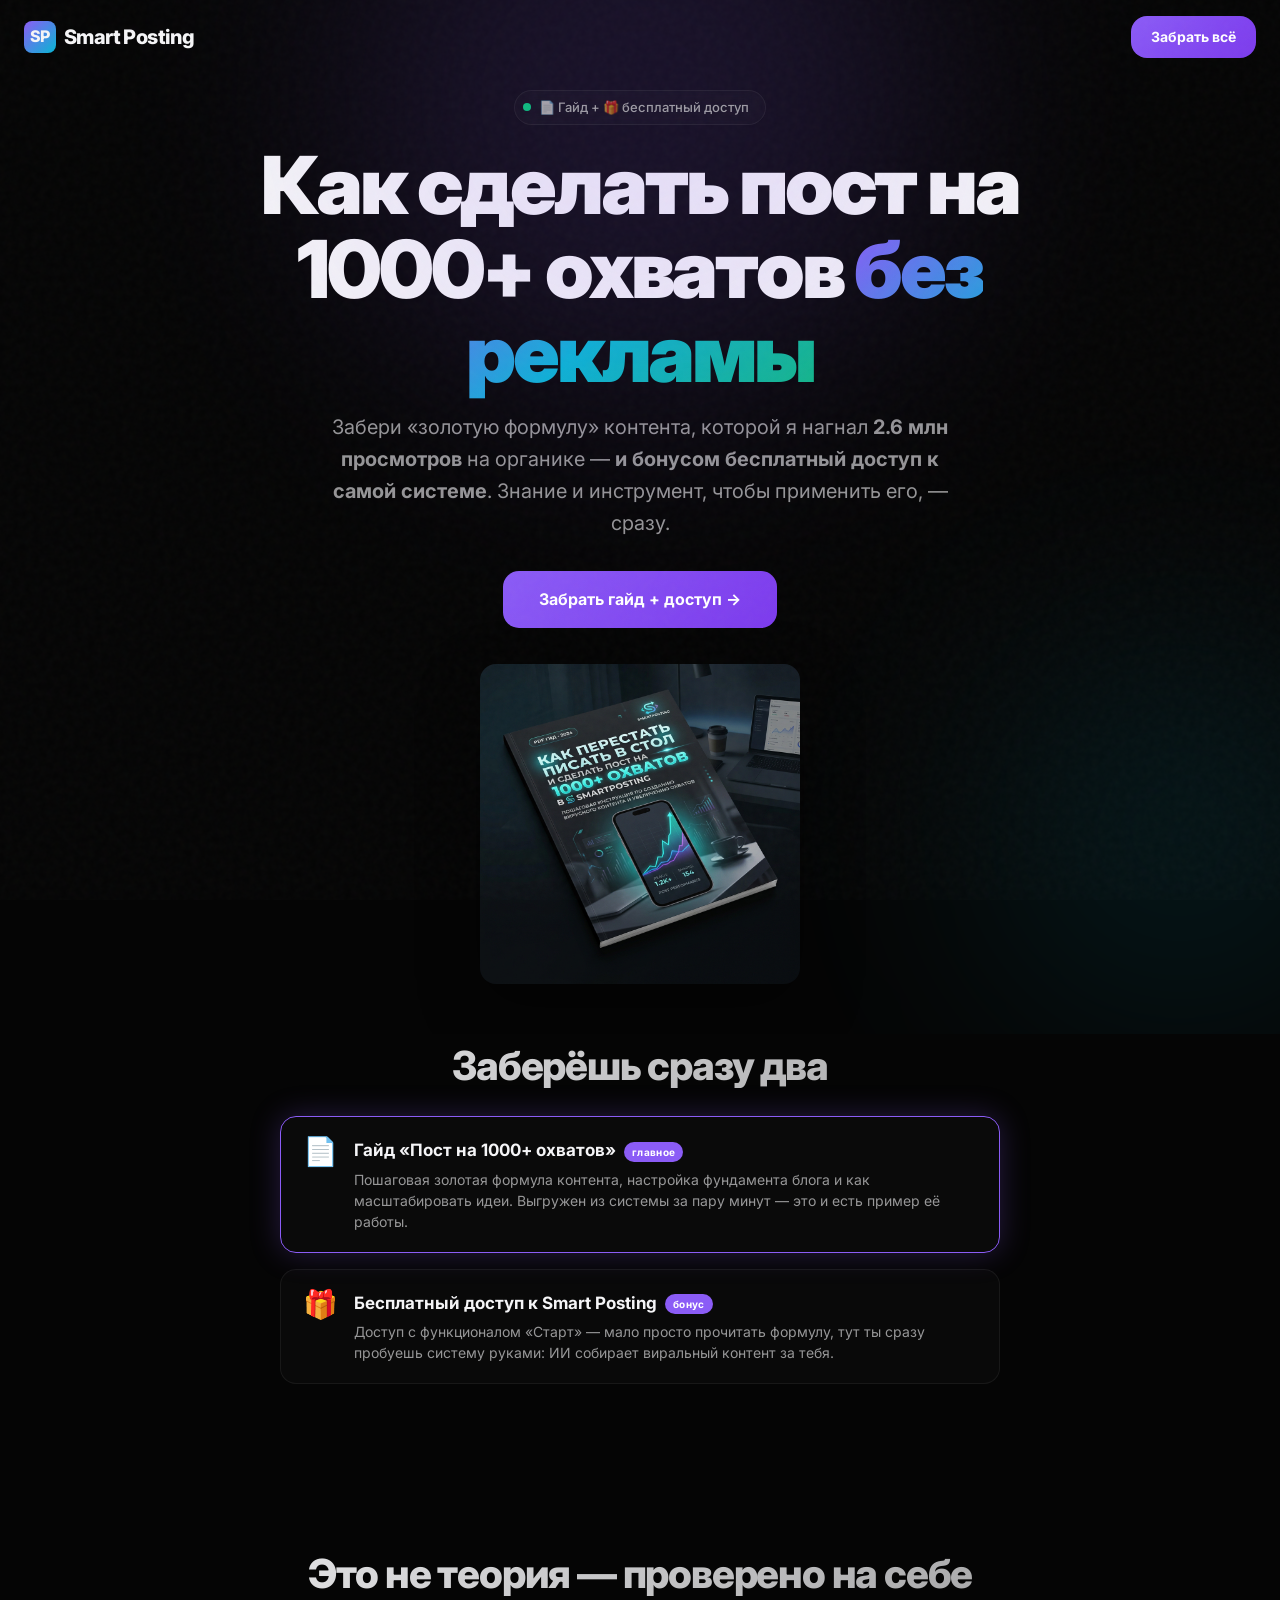
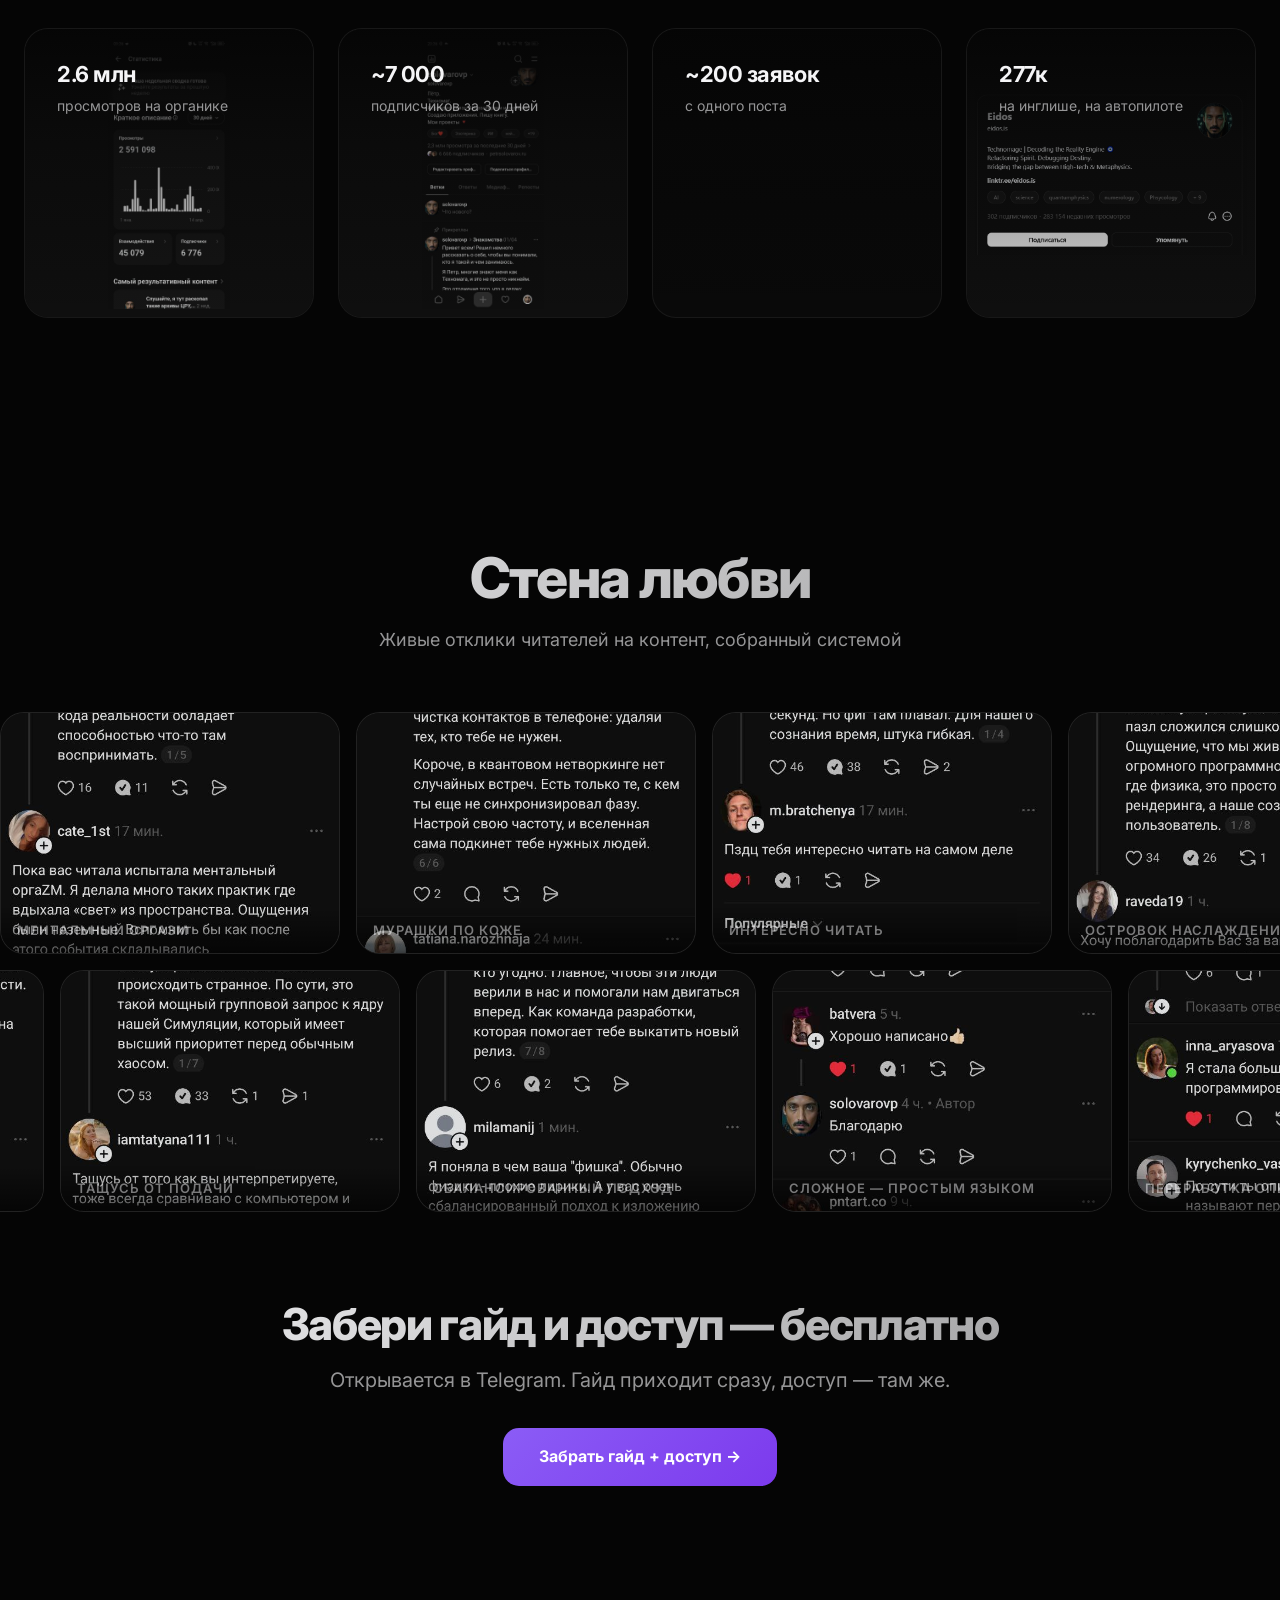
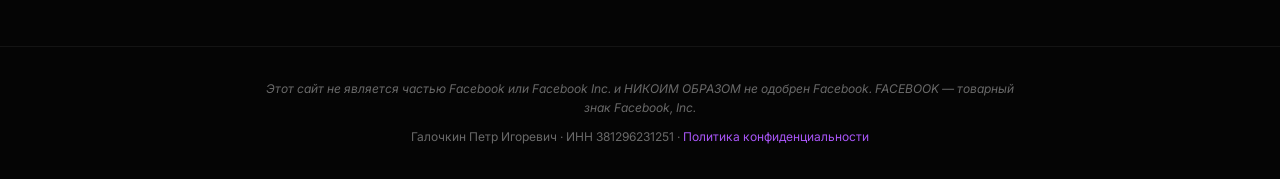
<file: site/guide.html>
<!DOCTYPE html>
<html lang="ru">
<head>
    <meta charset="UTF-8">
    <meta name="viewport" content="width=device-width, initial-scale=1.0">
    <meta name="referrer" content="strict-origin-when-cross-origin">
    <title>Бесплатный гайд + доступ к Smart Posting — пост на 1000+ охватов</title>

    <!-- Open Graph -->
    <meta property="og:type" content="website">
    <meta property="og:url" content="https://case.smart-posting.ru/guide">
    <meta property="og:title" content="Бесплатный гайд: как сделать пост на 1000+ охватов без рекламы">
    <meta property="og:description" content="Золотая формула контента + бесплатный доступ к системе, которой я нагнал 2.6 млн просмотров. Знание и инструмент сразу.">
    <meta property="og:image" content="https://case.smart-posting.ru/landing-assets/guide_preview.png">

    <link rel="icon" href="favicon.ico" type="image/x-icon">
    <link rel="stylesheet" href="style.css">

    <!-- Google tag -->
    <script async src="https://www.googletagmanager.com/gtag/js?id=G-ETLF27TN6N"></script>
    <script>
      window.dataLayer = window.dataLayer || [];
      function gtag(){dataLayer.push(arguments);}
      gtag('js', new Date());
      gtag('config', 'G-ETLF27TN6N');
    </script>

    <!-- Meta Pixel -->
    <script>
    !function(f,b,e,v,n,t,s)
    {if(f.fbq)return;n=f.fbq=function(){n.callMethod?
    n.callMethod.apply(n,arguments):n.queue.push(arguments)};
    if(!f._fbq)f._fbq=n;n.push=n;n.loaded=!0;n.version='2.0';
    n.queue=[];t=b.createElement(e);t.async=!0;
    t.src=v;s=b.getElementsByTagName(e)[0];
    s.parentNode.insertBefore(t,s)}(window, document,'script',
    'https://connect.facebook.net/en_US/fbevents.js');
    fbq('init', '890440264073802');
    fbq('track', 'PageView');
    </script>
    <noscript><img height="1" width="1" style="display:none"
    src="https://www.facebook.com/tr?id=890440264073802&ev=PageView&noscript=1"/></noscript>

    <style>
      .lite-hero { min-height: auto; padding: 90px 0 50px; text-align: center; }
      .lite-hero .hero-title { margin: 18px auto 16px; max-width: 820px; }
      .lite-sub { font-size: clamp(16px, 2.2vw, 20px); color: var(--text-secondary); line-height: 1.6; max-width: 660px; margin: 0 auto 32px; }
      .lite-cta-row { display: flex; justify-content: center; }
      .lite-guide-img { max-width: 320px; width: 66%; margin: 36px auto 0; display: block; border-radius: 16px; box-shadow: 0 20px 60px rgba(0,0,0,.45); }
      .value-stack { max-width: 720px; margin: 0 auto; display: grid; gap: 16px; }
      .vs-item { display: flex; gap: 16px; align-items: flex-start; text-align: left; background: var(--bg-card); border: 1px solid var(--border-subtle); border-radius: 16px; padding: 20px 22px; }
      .vs-item.primary { border-color: var(--accent-violet); box-shadow: 0 0 30px var(--accent-violet-glow); }
      .vs-ico { font-size: 28px; line-height: 1; flex-shrink: 0; }
      .vs-item h4 { font-size: 17px; font-weight: 700; margin-bottom: 4px; }
      .vs-item p { font-size: 14px; color: var(--text-secondary); line-height: 1.5; }
      .vs-badge { display:inline-block; font-size:10px; font-weight:700; letter-spacing:.3px; color:#fff; background:var(--accent-violet); border-radius:999px; padding:2px 8px; margin-left:8px; vertical-align:middle; }
      .lite-proof { grid-template-columns: repeat(4, 1fr); }
      .lite-tile { aspect-ratio: 1 / 1; }
      .lite-testi { grid-template-columns: repeat(3, 1fr); }
      .sticky-cta { position: fixed; left: 0; right: 0; bottom: 0; z-index: 50; padding: 12px 16px calc(12px + env(safe-area-inset-bottom)); background: rgba(10,10,14,.92); backdrop-filter: blur(10px); border-top: 1px solid var(--border-subtle); display: none; }
      .sticky-cta .btn-primary { width: 100%; display: block; text-align: center; }
      @media (max-width: 768px){
        .lite-proof { display: grid; grid-template-columns: repeat(2, 1fr); }
        .lite-testi { display: grid; grid-template-columns: 1fr; }
        .lite-hero { padding: 64px 0 28px; }
        .sticky-cta { display: block; }
        body { padding-bottom: 84px; }
      }
    </style>
</head>
<body>
    <div class="grain-overlay"></div>

    <!-- NAV -->
    <nav class="nav">
        <div class="nav-inner">
            <div class="nav-logo">
                <div class="nav-logo-icon">SP</div>
                <span>Smart Posting</span>
            </div>
            <a href="https://smart-posting.ru/join/gaid1" class="btn-primary cta" data-label="Guide" style="padding: 10px 20px; font-size: 14px;">Забрать всё</a>
        </div>
    </nav>

    <!-- HERO -->
    <section class="hero section lite-hero">
        <div class="glow-blob blob-1"></div>
        <div class="glow-blob blob-2"></div>
        <div class="container">
            <div class="hero-badge" style="margin: 0 auto;">
                <div class="hero-badge-dot"></div>
                📄 Гайд + 🎁 бесплатный доступ
            </div>
            <h1 class="hero-title">Как сделать пост на 1000+ охватов <span class="gradient-text">без рекламы</span></h1>
            <p class="lite-sub">Забери «золотую формулу» контента, которой я нагнал <strong>2.6 млн просмотров</strong> на органике — <strong>и бонусом бесплатный доступ к самой системе</strong>. Знание и инструмент, чтобы применить его, — сразу.</p>
            <div class="lite-cta-row">
                <a href="https://smart-posting.ru/join/gaid1" class="btn-primary cta" data-label="Guide">Забрать гайд + доступ →</a>
            </div>
            <img class="lite-guide-img" src="landing-assets/guide_preview.png" loading="eager" alt="Превью гайда">
        </div>
    </section>

    <!-- VALUE STACK -->
    <section class="section" style="padding-top: 10px;">
        <div class="container">
            <h2 class="section-title" style="text-align:center; margin-bottom: 28px; font-size: clamp(24px,4vw,40px);">Заберёшь сразу два</h2>
            <div class="value-stack">
                <div class="vs-item primary">
                    <div class="vs-ico">📄</div>
                    <div>
                        <h4>Гайд «Пост на 1000+ охватов»<span class="vs-badge">главное</span></h4>
                        <p>Пошаговая золотая формула контента, настройка фундамента блога и как масштабировать идеи. Выгружен из системы за пару минут — это и есть пример её работы.</p>
                    </div>
                </div>
                <div class="vs-item">
                    <div class="vs-ico">🎁</div>
                    <div>
                        <h4>Бесплатный доступ к Smart Posting<span class="vs-badge">бонус</span></h4>
                        <p>Доступ с функционалом «Старт» — мало просто прочитать формулу, тут ты сразу пробуешь систему руками: ИИ собирает виральный контент за тебя.</p>
                    </div>
                </div>
            </div>
        </div>
    </section>

    <!-- PROOF -->
    <section class="section" style="padding-top: 8px;">
        <div class="container">
            <h2 class="section-title" style="text-align:center; margin-bottom: 32px; font-size: clamp(24px,4vw,40px);">Это не теория — проверено на себе</h2>
            <div class="bento-grid stats lite-proof">
                <div class="bento-item photo-card content-top lite-tile">
                    <div class="bento-item-media"><img src="landing-assets/main_result_2_6m.jpg" loading="lazy" alt="2.6 млн просмотров"></div>
                    <div class="bento-item-overlay"></div>
                    <div class="bento-item-content"><div class="bento-item-title">2.6 млн</div><div class="bento-item-desc">просмотров на органике</div></div>
                </div>
                <div class="bento-item photo-card content-top lite-tile">
                    <div class="bento-item-media"><img src="landing-assets/photo_2026-04-18_08-52-53.jpg" loading="lazy" alt="7000 подписчиков"></div>
                    <div class="bento-item-overlay"></div>
                    <div class="bento-item-content"><div class="bento-item-title">~7 000</div><div class="bento-item-desc">подписчиков за 30 дней</div></div>
                </div>
                <div class="bento-item photo-card content-top lite-tile">
                    <div class="bento-item-media"><video src="landing-assets/video_2026-05-04_10-41-55.mp4" autoplay loop muted playsinline preload="metadata" style="width:100%;height:100%;object-fit:cover;"></video></div>
                    <div class="bento-item-overlay"></div>
                    <div class="bento-item-content"><div class="bento-item-title">~200 заявок</div><div class="bento-item-desc">с одного поста</div></div>
                </div>
                <div class="bento-item photo-card content-top lite-tile">
                    <div class="bento-item-media"><img src="landing-assets/eidos_proof_final.png" loading="lazy" alt="277к на автопилоте"></div>
                    <div class="bento-item-overlay"></div>
                    <div class="bento-item-content"><div class="bento-item-title">277к</div><div class="bento-item-desc">на инглише, на автопилоте</div></div>
                </div>
            </div>
        </div>
    </section>

    <!-- WALL OF LOVE -->
    <section class="marquee-section">
        <h2 class="section-title">Стена любви</h2>
        <div class="section-subtitle">Живые отклики читателей на контент, собранный системой</div>

        <div class="marquee-track">
            <div class="marquee-card"><img src="landing-assets/photo_2026-05-04_10-26-19.jpg" loading="lazy" alt="отзыв"><div class="marquee-card-footer"><div class="marquee-card-author">Ментальный оргазм</div></div></div>
            <div class="marquee-card"><img src="landing-assets/photo_2026-05-04_10-22-56.jpg" loading="lazy" alt="отзыв"><div class="marquee-card-footer"><div class="marquee-card-author">Мурашки по коже</div></div></div>
            <div class="marquee-card"><img src="landing-assets/photo_2026-05-04_10-18-00.jpg" loading="lazy" alt="отзыв"><div class="marquee-card-footer"><div class="marquee-card-author">Интересно читать</div></div></div>
            <div class="marquee-card"><img src="landing-assets/photo_2026-05-04_10-26-34.jpg" loading="lazy" alt="отзыв"><div class="marquee-card-footer"><div class="marquee-card-author">Островок наслаждения</div></div></div>
            <div class="marquee-card"><img src="landing-assets/photo_2026-05-04_10-24-21.jpg" loading="lazy" alt="отзыв"><div class="marquee-card-footer"><div class="marquee-card-author">Ценный скил</div></div></div>
            <div class="marquee-card"><img src="landing-assets/photo_2026-05-04_10-36-49.jpg" loading="lazy" alt="отзыв"><div class="marquee-card-footer"><div class="marquee-card-author">Каждый пост шедеврален</div></div></div>
            <div class="marquee-card"><img src="landing-assets/photo_2026-05-04_10-36-57.jpg" loading="lazy" alt="отзыв"><div class="marquee-card-footer"><div class="marquee-card-author">Мысли из моей головы</div></div></div>
            <div class="marquee-card"><img src="landing-assets/photo_2026-05-04_10-26-19.jpg" loading="lazy" alt="отзыв"><div class="marquee-card-footer"><div class="marquee-card-author">Ментальный оргазм</div></div></div>
            <div class="marquee-card"><img src="landing-assets/photo_2026-05-04_10-22-56.jpg" loading="lazy" alt="отзыв"><div class="marquee-card-footer"><div class="marquee-card-author">Мурашки по коже</div></div></div>
            <div class="marquee-card"><img src="landing-assets/photo_2026-05-04_10-18-00.jpg" loading="lazy" alt="отзыв"><div class="marquee-card-footer"><div class="marquee-card-author">Интересно читать</div></div></div>
            <div class="marquee-card"><img src="landing-assets/photo_2026-05-04_10-26-34.jpg" loading="lazy" alt="отзыв"><div class="marquee-card-footer"><div class="marquee-card-author">Островок наслаждения</div></div></div>
            <div class="marquee-card"><img src="landing-assets/photo_2026-05-04_10-24-21.jpg" loading="lazy" alt="отзыв"><div class="marquee-card-footer"><div class="marquee-card-author">Ценный скил</div></div></div>
            <div class="marquee-card"><img src="landing-assets/photo_2026-05-04_10-36-49.jpg" loading="lazy" alt="отзыв"><div class="marquee-card-footer"><div class="marquee-card-author">Каждый пост шедеврален</div></div></div>
            <div class="marquee-card"><img src="landing-assets/photo_2026-05-04_10-36-57.jpg" loading="lazy" alt="отзыв"><div class="marquee-card-footer"><div class="marquee-card-author">Мысли из моей головы</div></div></div>
        </div>

        <div class="marquee-track reverse">
            <div class="marquee-card"><img src="landing-assets/photo_2026-05-04_10-37-10.jpg" loading="lazy" alt="отзыв"><div class="marquee-card-footer"><div class="marquee-card-author">Тащусь от подачи</div></div></div>
            <div class="marquee-card"><img src="landing-assets/photo_2026-05-04_10-39-12.jpg" loading="lazy" alt="отзыв"><div class="marquee-card-footer"><div class="marquee-card-author">Сбалансированный подход</div></div></div>
            <div class="marquee-card"><img src="landing-assets/photo_2026-05-04_10-21-02.jpg" loading="lazy" alt="отзыв"><div class="marquee-card-footer"><div class="marquee-card-author">Сложное — простым языком</div></div></div>
            <div class="marquee-card"><img src="landing-assets/photo_2026-05-04_10-25-38.jpg" loading="lazy" alt="отзыв"><div class="marquee-card-footer"><div class="marquee-card-author">Переработка опыта</div></div></div>
            <div class="marquee-card"><img src="landing-assets/photo_2026-05-04_10-15-39.jpg" loading="lazy" alt="отзыв"><div class="marquee-card-footer"><div class="marquee-card-author">Огонь расписал</div></div></div>
            <div class="marquee-card"><img src="landing-assets/photo_2026-05-04_10-47-28.jpg" loading="lazy" alt="отзыв"><div class="marquee-card-footer"><div class="marquee-card-author">Аплодирую</div></div></div>
            <div class="marquee-card"><img src="landing-assets/photo_2026-05-04_10-24-38.jpg" loading="lazy" alt="отзыв"><div class="marquee-card-footer"><div class="marquee-card-author">Что за кибербудда</div></div></div>
            <div class="marquee-card"><img src="landing-assets/photo_2026-05-04_10-37-10.jpg" loading="lazy" alt="отзыв"><div class="marquee-card-footer"><div class="marquee-card-author">Тащусь от подачи</div></div></div>
            <div class="marquee-card"><img src="landing-assets/photo_2026-05-04_10-39-12.jpg" loading="lazy" alt="отзыв"><div class="marquee-card-footer"><div class="marquee-card-author">Сбалансированный подход</div></div></div>
            <div class="marquee-card"><img src="landing-assets/photo_2026-05-04_10-21-02.jpg" loading="lazy" alt="отзыв"><div class="marquee-card-footer"><div class="marquee-card-author">Сложное — простым языком</div></div></div>
            <div class="marquee-card"><img src="landing-assets/photo_2026-05-04_10-25-38.jpg" loading="lazy" alt="отзыв"><div class="marquee-card-footer"><div class="marquee-card-author">Переработка опыта</div></div></div>
            <div class="marquee-card"><img src="landing-assets/photo_2026-05-04_10-15-39.jpg" loading="lazy" alt="отзыв"><div class="marquee-card-footer"><div class="marquee-card-author">Огонь расписал</div></div></div>
            <div class="marquee-card"><img src="landing-assets/photo_2026-05-04_10-47-28.jpg" loading="lazy" alt="отзыв"><div class="marquee-card-footer"><div class="marquee-card-author">Аплодирую</div></div></div>
            <div class="marquee-card"><img src="landing-assets/photo_2026-05-04_10-24-38.jpg" loading="lazy" alt="отзыв"><div class="marquee-card-footer"><div class="marquee-card-author">Что за кибербудда</div></div></div>
        </div>
    </section>

    <!-- FINAL CTA -->
    <section class="section" style="padding-top: 0;">
        <div class="container" style="text-align:center;">
            <h2 class="section-title" style="font-size: clamp(26px,4.5vw,44px); margin-bottom: 16px;">Забери гайд и доступ — бесплатно</h2>
            <p class="lite-sub">Открывается в Telegram. Гайд приходит сразу, доступ — там же.</p>
            <div class="lite-cta-row">
                <a href="https://smart-posting.ru/join/gaid1" class="btn-primary cta" data-label="Guide">Забрать гайд + доступ →</a>
            </div>
        </div>
    </section>

    <!-- STICKY MOBILE CTA -->
    <div class="sticky-cta">
        <a href="https://smart-posting.ru/join/gaid1" class="btn-primary cta" data-label="Guide">Забрать гайд + доступ →</a>
    </div>

    <footer class="footer" style="padding: 32px 20px; text-align:center; font-size: 12px; color: rgba(255,255,255,0.4);">
        <p style="max-width: 760px; margin: 0 auto 10px; font-style: italic;">Этот сайт не является частью Facebook или Facebook Inc. и НИКОИМ ОБРАЗОМ не одобрен Facebook. FACEBOOK — товарный знак Facebook, Inc.</p>
        <p>Галочкин Петр Игоревич · ИНН 381296231251 · <a href="https://smart-posting.ru/privacy" style="color:#a855f7;">Политика конфиденциальности</a></p>
    </footer>

    <script src="utm-bridge.js"></script>
    <script src="script.js"></script>
    <script>
      function track(label){
        if (typeof gtag === 'function') gtag('event','generate_lead',{event_category:'engagement',event_label:label});
        if (typeof fbq === 'function'){ fbq('track','ViewContent',{content_name:label}); fbq('trackCustom','BotClick',{source:label}); }
      }
      document.querySelectorAll('a.cta').forEach(a => {
        a.addEventListener('click', () => track(a.dataset.label || 'Guide'));
      });
    </script>
</body>
</html>
</file>
<file: site/style.css>
/* ============================================================
   SMART POSTING — Bento Landing Page
   Design System & Styles
   ============================================================ */

/* ---------- Google Fonts ---------- */
@import url('https://fonts.googleapis.com/css2?family=Inter:wght@300;400;500;600;700;800;900&family=JetBrains+Mono:wght@400;500;700&display=swap');

/* ---------- CSS Custom Properties ---------- */
:root {
  /* Colors */
  --bg-primary: #050505;
  --bg-secondary: #0a0a0a;
  --bg-card: rgba(255, 255, 255, 0.02);
  --bg-card-hover: rgba(255, 255, 255, 0.04);
  --bg-glass: rgba(255, 255, 255, 0.02);

  --text-primary: #f5f5f7;
  --text-secondary: rgba(245, 245, 247, 0.6);
  --text-muted: rgba(245, 245, 247, 0.35);

  --accent-violet: #8b5cf6;
  --accent-violet-glow: rgba(139, 92, 246, 0.25);
  --accent-emerald: #10b981;
  --accent-emerald-glow: rgba(16, 185, 129, 0.2);
  --accent-amber: #f59e0b;
  --accent-rose: #f43f5e;
  --accent-cyan: #06b6d4;

  --border-subtle: rgba(255, 255, 255, 0.06);
  --border-glow: rgba(139, 92, 246, 0.15);

  /* Typography */
  --font-sans: 'Inter', -apple-system, BlinkMacSystemFont, 'Segoe UI', sans-serif;
  --font-mono: 'JetBrains Mono', 'Fira Code', monospace;

  /* Spacing */
  --section-gap: 160px;
  --bento-gap: 24px;
  --card-radius: 24px;
  --card-padding: 32px;

  /* Transitions */
  --transition-fast: 0.2s cubic-bezier(0.4, 0, 0.2, 1);
  --transition-smooth: 0.4s cubic-bezier(0.4, 0, 0.2, 1);
  --transition-spring: 0.5s cubic-bezier(0.34, 1.56, 0.64, 1);
}

/* ---------- Reset & Base ---------- */
*, *::before, *::after {
  margin: 0;
  padding: 0;
  box-sizing: border-box;
}

html {
  scroll-behavior: smooth;
  -webkit-font-smoothing: antialiased;
  -moz-osx-font-smoothing: grayscale;
  overflow-x: hidden;
  width: 100%;
}

body {
  font-family: var(--font-sans);
  background: var(--bg-primary);
  color: var(--text-primary);
  line-height: 1.6;
  overflow-x: hidden;
  width: 100%;
  position: relative;
}

img, video {
  display: block;
  max-width: 100%;
}

a {
  text-decoration: none;
  color: inherit;
}


/* ---------- Utility ---------- */
.container {
  max-width: 1280px;
  margin: 0 auto;
  padding: 0 24px;
}

.section {
  padding: var(--section-gap) 0;
  position: relative;
}

.section-label {
  font-family: var(--font-mono);
  font-size: 11px;
  font-weight: 500;
  letter-spacing: 3px;
  text-transform: uppercase;
  color: var(--accent-violet);
  margin-bottom: 16px;
  display: flex;
  align-items: center;
  gap: 10px;
}

.section-label::before {
  content: '';
  width: 24px;
  height: 1px;
  background: var(--accent-violet);
}

.section-title {
  font-size: clamp(32px, 5vw, 56px);
  font-weight: 800;
  line-height: 1.1;
  letter-spacing: -0.03em;
  margin-bottom: 16px;
  background: linear-gradient(135deg, var(--text-primary) 0%, rgba(245,245,247,0.6) 100%);
  -webkit-background-clip: text;
  -webkit-text-fill-color: transparent;
  background-clip: text;
}

.section-subtitle {
  font-size: 18px;
  color: var(--text-secondary);
  max-width: 560px;
  line-height: 1.7;
}

/* ---------- Ambient Glow Blobs ---------- */
.glow-blob {
  position: absolute;
  border-radius: 50%;
  filter: blur(120px);
  pointer-events: none;
  z-index: 0;
  opacity: 0.35;
}

/* ==========================================================
   NAVIGATION
   ========================================================== */
.nav {
  position: fixed;
  top: 0;
  left: 0;
  right: 0;
  z-index: 100;
  padding: 16px 24px;
  transition: var(--transition-smooth);
}

.nav.scrolled {
  background: rgba(5, 5, 5, 0.85);
  backdrop-filter: blur(20px) saturate(180%);
  -webkit-backdrop-filter: blur(20px) saturate(180%);
  border-bottom: 1px solid var(--border-subtle);
}

.nav-inner {
  max-width: 1280px;
  margin: 0 auto;
  display: flex;
  align-items: center;
  justify-content: space-between;
}

.nav-logo {
  font-weight: 800;
  font-size: 20px;
  letter-spacing: -0.03em;
  display: flex;
  align-items: center;
  gap: 8px;
}

.nav-logo-icon {
  width: 32px;
  height: 32px;
  background: linear-gradient(135deg, var(--accent-violet), var(--accent-cyan));
  border-radius: 8px;
  display: flex;
  align-items: center;
  justify-content: center;
  font-size: 16px;
}

.nav-cta {
  padding: 10px 24px;
  background: var(--accent-violet);
  color: #fff;
  border: none;
  border-radius: 12px;
  font-family: var(--font-sans);
  font-size: 14px;
  font-weight: 600;
  cursor: pointer;
  transition: var(--transition-fast);
  position: relative;
  overflow: hidden;
}

.nav-cta:hover {
  background: #7c3aed;
  transform: translateY(-1px);
  box-shadow: 0 8px 32px var(--accent-violet-glow);
}

/* ==========================================================
   HERO SECTION
   ========================================================== */
.hero {
  min-height: 100vh;
  display: flex;
  flex-direction: column;
  align-items: center;
  justify-content: center;
  text-align: center;
  padding: 120px 24px 80px;
  position: relative;
  overflow: hidden;
}

.hero .glow-blob.blob-1 {
  width: 600px;
  height: 600px;
  background: var(--accent-violet);
  top: -200px;
  left: 50%;
  transform: translateX(-50%);
  opacity: 0.15;
}

.hero .glow-blob.blob-2 {
  width: 400px;
  height: 400px;
  background: var(--accent-cyan);
  bottom: 0;
  right: -100px;
  opacity: 0.1;
}

.hero-badge {
  display: inline-flex;
  align-items: center;
  gap: 8px;
  padding: 6px 16px 6px 8px;
  background: var(--bg-glass);
  border: 1px solid var(--border-subtle);
  border-radius: 100px;
  font-size: 13px;
  font-weight: 500;
  color: var(--text-secondary);
  margin-bottom: 32px;
  backdrop-filter: blur(10px);
}

.hero-badge-dot {
  width: 8px;
  height: 8px;
  background: var(--accent-emerald);
  border-radius: 50%;
  animation: pulse-dot 2s ease-in-out infinite;
}

@keyframes pulse-dot {
  0%, 100% { opacity: 1; transform: scale(1); }
  50% { opacity: 0.5; transform: scale(0.8); }
}

.hero-title {
  font-size: clamp(32px, 7vw, 80px);
  font-weight: 900;
  line-height: 1.05;
  letter-spacing: -0.04em;
  max-width: 900px;
  margin-left: auto;
  margin-right: auto;
  margin-bottom: 24px;
  word-wrap: break-word;
}

.hero-title .gradient-text {
  background: linear-gradient(135deg, var(--accent-violet) 0%, var(--accent-cyan) 50%, var(--accent-emerald) 100%);
  -webkit-background-clip: text;
  -webkit-text-fill-color: transparent;
  background-clip: text;
}

.hero-subtitle {
  font-size: clamp(16px, 2vw, 20px);
  color: var(--text-secondary);
  max-width: 640px;
  line-height: 1.7;
  margin-bottom: 48px;
}

/* Hero Prose Typography */
.hero-prose {
  max-width: 800px;
  margin: 0 auto 48px;
  text-align: center;
  display: flex;
  flex-direction: column;
  gap: 32px;
}

.prose-lead {
  font-size: clamp(20px, 3vw, 24px);
  font-weight: 600;
  line-height: 1.4;
  text-align: center;
  color: var(--text-primary);
}

.highlight-red {
  color: #ef4444;
  background: rgba(239, 68, 68, 0.1);
  padding: 2px 8px;
  border-radius: 6px;
  text-decoration: line-through;
  white-space: normal;
  display: inline-block;
}

.prose-card {
  padding: 40px;
  border-radius: 24px;
  font-size: 16px;
  line-height: 1.8;
  color: var(--text-secondary);
  box-shadow: inset 0 0 40px rgba(255,255,255,0.01);
  background: var(--bg-card);
  text-align: center;
}

.inline-badge {
  background: rgba(255, 255, 255, 0.1);
  border: 1px solid rgba(255, 255, 255, 0.2);
  padding: 2px 8px;
  border-radius: 6px;
  font-family: var(--font-mono);
  font-size: 14px;
  color: var(--accent-cyan);
}

.prose-quote {
  font-size: clamp(18px, 2.5vw, 22px);
  font-weight: 500;
  font-style: italic;
  color: var(--text-secondary);
  border-left: 4px solid var(--accent-violet);
  padding-left: 24px;
  margin: 8px 0;
}

.prose-text-large {
  font-size: 20px;
  font-weight: 500;
  line-height: 1.5;
  color: var(--text-primary);
}

.prose-text-fade {
  font-size: 16px;
  color: var(--text-secondary);
  line-height: 1.6;
}

.prose-insight {
  margin-top: 16px;
  padding: 32px;
  background: linear-gradient(135deg, rgba(124, 58, 237, 0.1), rgba(6, 182, 212, 0.1));
  border: 1px solid var(--border-glow);
  border-radius: 24px;
  text-align: center;
  box-shadow: 0 0 40px rgba(124, 58, 237, 0.15);
  position: relative;
  overflow: hidden;
}

.prose-insight::before {
  content: '';
  position: absolute;
  top: -50%; left: -50%; width: 200%; height: 200%;
  background: radial-gradient(circle at center, var(--accent-violet-glow) 0%, transparent 50%);
  opacity: 0.1;
  pointer-events: none;
}

.insight-label {
  font-family: var(--font-mono);
  font-size: 12px;
  text-transform: uppercase;
  letter-spacing: 2px;
  color: var(--text-secondary);
  margin-bottom: 12px;
}

.insight-text {
  font-size: clamp(24px, 4vw, 36px);
  font-weight: 900;
  line-height: 1.2;
  letter-spacing: -0.02em;
  color: var(--text-primary);
}

.insight-text .gradient-text {
  font-size: clamp(32px, 5vw, 48px);
  display: block;
  margin-top: 8px;
}

.hero-cta-group {
  display: flex;
  gap: 16px;
  margin-bottom: 64px;
  flex-wrap: wrap;
  justify-content: center;
}

.btn-primary {
  padding: 16px 36px;
  background: linear-gradient(135deg, var(--accent-violet), #7c3aed);
  color: #fff;
  border: none;
  border-radius: 16px;
  font-family: var(--font-sans);
  font-size: 16px;
  font-weight: 700;
  cursor: pointer;
  transition: var(--transition-smooth);
  position: relative;
  overflow: hidden;
}

.btn-primary::before {
  content: '';
  position: absolute;
  inset: 0;
  background: linear-gradient(135deg, transparent 0%, rgba(255,255,255,0.15) 50%, transparent 100%);
  transform: translateX(-100%);
  transition: transform 0.6s ease;
}

.btn-primary:hover::before {
  transform: translateX(100%);
}

.btn-primary:hover {
  transform: translateY(-2px);
  box-shadow: 0 16px 48px var(--accent-violet-glow);
}

.btn-secondary {
  padding: 16px 36px;
  background: transparent;
  color: var(--text-primary);
  border: 1px solid var(--border-subtle);
  border-radius: 16px;
  font-family: var(--font-sans);
  font-size: 16px;
  font-weight: 600;
  cursor: pointer;
  transition: var(--transition-smooth);
  backdrop-filter: blur(10px);
}

.btn-secondary:hover {
  background: var(--bg-card-hover);
  border-color: rgba(255,255,255,0.12);
  transform: translateY(-2px);
}

/* Hero Stats Ticker */
.hero-ticker {
  display: flex;
  align-items: center;
  gap: 32px;
  padding: 16px 32px;
  background: var(--bg-glass);
  border: 1px solid var(--border-subtle);
  border-radius: 16px;
  backdrop-filter: blur(16px);
  flex-wrap: wrap;
  justify-content: center;
}

.ticker-item {
  text-align: center;
}

.ticker-value {
  font-size: 28px;
  font-weight: 800;
  font-family: var(--font-mono);
  letter-spacing: -0.02em;
}

.ticker-value.violet { color: var(--accent-violet); }
.ticker-value.emerald { color: var(--accent-emerald); }
.ticker-value.amber { color: var(--accent-amber); }
.ticker-value.cyan { color: var(--accent-cyan); }

.ticker-label {
  font-size: 12px;
  color: var(--text-muted);
  text-transform: uppercase;
  letter-spacing: 1px;
  margin-top: 4px;
}

/* Divider */
.ticker-divider {
  width: 1px;
  height: 40px;
  background: var(--border-subtle);
}

/* ==========================================================
   MARQUEE — Wall of Love
   ========================================================== */
.marquee-section {
  padding: 80px 0;
  position: relative;
  overflow: hidden;
}

.marquee-section .section-label,
.marquee-section .section-title {
  text-align: center;
  display: flex;
  justify-content: center;
}

.marquee-section .section-label::before {
  display: none;
}

.marquee-section .section-subtitle {
  text-align: center;
  margin: 0 auto 48px;
}

.marquee-track {
  display: flex;
  gap: 16px;
  width: 100%;
  padding: 8px 0;
  overflow-x: auto;
  scroll-behavior: auto;
  cursor: grab;
  /* Hide scrollbar */
  -ms-overflow-style: none;
  scrollbar-width: none;
  user-select: none;
}

.marquee-track::-webkit-scrollbar {
  display: none;
}

.marquee-track:active {
  cursor: grabbing;
}

.marquee-card {
  flex-shrink: 0;
  width: 340px;
  background: var(--bg-card);
  border: 1px solid var(--border-subtle);
  border-radius: var(--card-radius);
  overflow: hidden;
  transition: var(--transition-smooth);
  position: relative;
  user-select: none;
}

.marquee-card:hover {
  border-color: var(--border-glow);
  transform: scale(1.02);
  box-shadow: 0 8px 32px rgba(0,0,0,0.4);
}

.marquee-card img {
  width: 100%;
  height: 240px;
  object-fit: cover;
  pointer-events: none;
  filter: brightness(0.9);
  transition: var(--transition-smooth);
}

.marquee-card:hover img {
  filter: brightness(1);
}

.marquee-card-footer {
  padding: 16px;
}

.marquee-card-author {
  font-size: 13px;
  font-weight: 600;
  color: var(--text-secondary);
}

.marquee-card-text {
  font-size: 13px;
  color: var(--text-muted);
  margin-top: 4px;
  line-height: 1.5;
  display: -webkit-box;
  -webkit-line-clamp: 2;
  -webkit-box-orient: vertical;
  overflow: hidden;
}

.marquee-gap {
  height: 24px;
}

/* ==========================================================
   THE BRIDGE SECTION
   ========================================================== */
.bridge-section {
  padding: 100px 0;
  position: relative;
}

.bridge-card {
  background: linear-gradient(135deg, rgba(255,255,255,0.05) 0%, rgba(255,255,255,0.02) 100%);
  border: 1px solid var(--border-glow);
  box-shadow: 0 0 60px rgba(138, 43, 226, 0.15);
  border-radius: 40px;
  padding: 80px 40px;
  max-width: 1000px;
  margin: 0 auto;
  position: relative;
  overflow: hidden;
  text-align: center;
}

.bridge-card::before {
  content: '';
  position: absolute;
  top: -50%;
  left: -50%;
  width: 200%;
  height: 200%;
  background: radial-gradient(circle at center, var(--accent-violet-glow) 0%, transparent 40%);
  opacity: 0.1;
  pointer-events: none;
}

.bridge-title {
  font-size: clamp(28px, 4vw, 44px);
  font-weight: 800;
  margin-bottom: 32px;
  background: linear-gradient(135deg, var(--text-primary) 0%, var(--text-secondary) 100%);
  -webkit-background-clip: text;
  -webkit-text-fill-color: transparent;
}

.bridge-text {
  font-size: 19px;
  line-height: 1.8;
  color: var(--text-secondary);
  max-width: 800px;
  margin: 0 auto;
  display: flex;
  flex-direction: column;
  gap: 24px;
}

.bridge-text em {
  color: var(--accent-cyan);
  font-style: italic;
}

.bridge-text strong {
  color: var(--text-primary);
  font-weight: 700;
}

/* ==========================================================
   BENTO GRIDS
   ========================================================== */
.bento-grid {
  display: grid;
  gap: var(--bento-gap);
}

/* Core Engine — 4-col layout */
.bento-grid.engine {
  grid-template-columns: repeat(4, 1fr);
  grid-template-rows: 320px 280px;
}

.bento-grid.engine .bento-item:nth-child(1) {
  grid-column: 1 / 4;
  grid-row: 1 / 2;
}

.bento-grid.engine .bento-item:nth-child(2) {
  grid-column: 4 / 5;
  grid-row: 1 / 2;
}

.bento-grid.engine .bento-item:nth-child(3) {
  grid-column: 1 / 3;
  grid-row: 2 / 3;
}

.bento-grid.engine .bento-item:nth-child(4) {
  grid-column: 3 / 5;
  grid-row: 2 / 3;
}

/* Stats — 4-col masonry-like wall */
.bento-grid.stats {
  grid-template-columns: repeat(4, 1fr);
  grid-auto-rows: 280px;
}
@media (max-width: 1024px) {
  .bento-grid.stats { grid-template-columns: repeat(2, 1fr); }
}
@media (max-width: 768px) {
  .bento-grid.stats { grid-template-columns: 1fr; }
}

/* ROI — 2x2 */
.bento-grid.roi {
  grid-template-columns: repeat(2, 1fr);
  grid-auto-rows: 320px;
}

/* ---------- Bento Item (Card) ---------- */
.bento-item {
  background: var(--bg-card);
  border: 1px solid var(--border-subtle);
  border-radius: var(--card-radius);
  overflow: hidden;
  position: relative;
  cursor: default;
  transition: var(--transition-smooth);
}

.bento-item:hover {
  border-color: var(--border-glow);
  background: var(--bg-card-hover);
  transform: translateY(-4px);
  box-shadow: 0 16px 48px rgba(0, 0, 0, 0.3),
              0 0 0 1px var(--border-glow);
}

.bento-item-media {
  position: absolute;
  inset: 0;
  z-index: 0;
}

.bento-item-media img,
.bento-item-media video {
  width: 100%;
  height: 100%;
  object-fit: cover;
  opacity: 0.55;
  transition: var(--transition-smooth);
}

.bento-item:hover .bento-item-media img,
.bento-item:hover .bento-item-media video {
  opacity: 0.8;
  transform: scale(1.03);
}

.bento-item-overlay {
  position: absolute;
  inset: 0;
  background: linear-gradient(180deg, transparent 30%, rgba(5,5,5,0.9) 100%);
  z-index: 1;
}

.bento-item.content-top .bento-item-overlay {
  background: linear-gradient(180deg, rgba(5,5,5,0.95) 0%, rgba(5,5,5,0.4) 40%, transparent 100%);
}

.bento-item-content {
  position: relative;
  z-index: 2;
  padding: var(--card-padding);
  height: 100%;
  display: flex;
  flex-direction: column;
  justify-content: flex-end;
}

.bento-item.content-top .bento-item-content {
  justify-content: flex-start;
}

/* Span utilities for grid */
.bento-item.span-2 {
  grid-column: span 2;
}
@media (max-width: 768px) {
  .bento-item.span-2 { grid-column: 1 / -1; }
}

.bento-item-tag {
  font-family: var(--font-mono);
  font-size: 10px;
  font-weight: 600;
  letter-spacing: 2px;
  text-transform: uppercase;
  color: var(--accent-violet);
  margin-bottom: 8px;
}

.bento-item-title {
  font-size: 22px;
  font-weight: 700;
  letter-spacing: -0.02em;
  line-height: 1.2;
  margin-bottom: 8px;
}

.bento-item-desc {
  font-size: 14px;
  color: var(--text-secondary);
  line-height: 1.6;
  max-width: 400px;
}

/* Stat card with big number */
.bento-item.stat-card .bento-item-content {
  justify-content: space-between;
}

.stat-big-number {
  font-family: var(--font-mono);
  font-size: clamp(36px, 4vw, 56px);
  font-weight: 900;
  letter-spacing: -0.03em;
  line-height: 1;
}

.stat-big-number.violet { color: var(--accent-violet); }
.stat-big-number.emerald { color: var(--accent-emerald); }
.stat-big-number.amber { color: var(--accent-amber); }
.stat-big-number.rose { color: var(--accent-rose); }
.stat-big-number.cyan { color: var(--accent-cyan); }

/* Photo-only card (stats screenshots) */
.bento-item.photo-card .bento-item-media img {
  opacity: 0.85;
  object-fit: contain;
  background: #111;
  padding: 8px;
}

.bento-item.photo-card:hover .bento-item-media img {
  opacity: 1;
}

/* ==========================================================
   CTA SECTION
   ========================================================== */
.cta-section {
  padding: 120px 0 160px;
  text-align: center;
  position: relative;
  overflow: hidden;
}

.cta-section .glow-blob {
  width: 500px;
  height: 500px;
  background: var(--accent-violet);
  top: 50%;
  left: 50%;
  transform: translate(-50%, -50%);
  opacity: 0.12;
}

/* CTA Section & Card Consolidated at the end */


/* ==========================================================
   FOOTER
   ========================================================== */
.footer {
  padding: 32px 24px;
  text-align: center;
  border-top: 1px solid var(--border-subtle);
}

.footer-text {
  font-size: 13px;
  color: var(--text-muted);
}

/* ==========================================================
   SCROLL REVEAL ANIMATIONS
   ========================================================== */
.reveal {
  opacity: 0;
  transform: translateY(30px);
  transition: opacity 0.8s cubic-bezier(0.4, 0, 0.2, 1),
              transform 0.8s cubic-bezier(0.4, 0, 0.2, 1);
}

.reveal.visible {
  opacity: 1;
  transform: translateY(0);
}

.reveal-delay-1 { transition-delay: 0.1s; }
.reveal-delay-2 { transition-delay: 0.2s; }
.reveal-delay-3 { transition-delay: 0.3s; }
.reveal-delay-4 { transition-delay: 0.4s; }

/* ==========================================================
   LIGHTBOX
   ========================================================== */
.lightbox {
  position: fixed;
  inset: 0;
  z-index: 1000;
  background: rgba(0, 0, 0, 0.92);
  backdrop-filter: blur(16px);
  display: flex;
  align-items: center;
  justify-content: center;
  opacity: 0;
  pointer-events: none;
  transition: opacity 0.3s ease;
  cursor: zoom-out;
}

.lightbox.active {
  opacity: 1;
  pointer-events: auto;
}

.lightbox img,
.lightbox video {
  max-width: 90vw;
  max-height: 90vh;
  border-radius: 12px;
  object-fit: contain;
  box-shadow: 0 32px 80px rgba(0,0,0,0.6);
}

.lightbox-close {
  position: absolute;
  top: 24px;
  right: 24px;
  width: 48px;
  height: 48px;
  background: rgba(255,255,255,0.1);
  border: none;
  border-radius: 50%;
  color: #fff;
  font-size: 24px;
  cursor: pointer;
  transition: var(--transition-fast);
  display: flex;
  align-items: center;
  justify-content: center;
}

.lightbox-close:hover {
  background: rgba(255,255,255,0.2);
  transform: rotate(90deg);
}

/* ==========================================================
   NEW SECTIONS: Prose, Steps, Pricing, YouTube, Story
   ========================================================== */

/* Prose & Text content */
.prose-section {
  padding: 80px 0;
}
.prose-text {
  font-size: 18px;
  line-height: 1.8;
  color: var(--text-secondary);
  max-width: 800px;
  margin: 0 auto;
}
.prose-text p {
  margin-bottom: 24px;
}
.prose-text strong {
  color: var(--text-primary);
  font-weight: 700;
}
.prose-text em {
  color: var(--accent-cyan);
  font-style: normal;
}
.mb-48 { margin-bottom: 48px; }
.mt-48 { margin-top: 48px; }
.text-center { text-align: center; }

/* Custom List */
.custom-list {
  list-style: none;
  padding: 0;
  margin: 0 0 32px 0;
}
.custom-list li {
  position: relative;
  padding-left: 32px;
  margin-bottom: 16px;
}
.custom-list li::before {
  content: '→';
  position: absolute;
  left: 0;
  color: var(--accent-violet);
  font-weight: bold;
}

/* Story Section */
.story-content {
  display: grid;
  grid-template-columns: 1fr 400px;
  gap: 64px;
  align-items: center;
  margin-top: 48px;
}
.story-text p {
  font-size: 18px;
  line-height: 1.8;
  color: var(--text-secondary);
  margin-bottom: 24px;
}
.story-text strong {
  color: var(--text-primary);
}
.story-media {
  position: relative;
}
.story-media img {
  border-radius: 24px;
  border: 1px solid var(--border-subtle);
  width: 100%;
}
.story-media .caption {
  text-align: center;
  font-size: 13px;
  color: var(--text-muted);
  margin-top: 12px;
}

/* Horizontal Scroll for Case Study */
.case-scroll {
  display: flex;
  gap: 16px;
  overflow-x: auto;
  padding: 16px 0 32px 0;
  scroll-snap-type: x mandatory;
}
.case-scroll::-webkit-scrollbar {
  height: 8px;
}
.case-scroll::-webkit-scrollbar-track {
  background: var(--bg-card);
  border-radius: 4px;
}
.case-scroll::-webkit-scrollbar-thumb {
  background: var(--accent-violet);
  border-radius: 4px;
}
.case-scroll .bento-item {
  flex: 0 0 320px;
  height: 380px;
  scroll-snap-align: start;
}

/* Steps Grid */
.steps-grid {
  display: grid;
  grid-template-columns: repeat(3, 1fr);
  gap: 24px;
  margin-top: 48px;
}
.step-card {
  background: var(--bg-card);
  border: 1px solid var(--border-subtle);
  border-radius: var(--card-radius);
  padding: 32px;
  position: relative;
}
.step-num {
  width: 40px;
  height: 40px;
  background: var(--accent-violet-glow);
  color: var(--accent-violet);
  border-radius: 12px;
  display: flex;
  align-items: center;
  justify-content: center;
  font-weight: 800;
  font-size: 20px;
  margin-bottom: 24px;
}
.step-title {
  font-size: 20px;
  font-weight: 700;
  margin-bottom: 16px;
}
.step-desc {
  font-size: 15px;
  color: var(--text-secondary);
  line-height: 1.6;
  margin-bottom: 24px;
}

/* YouTube Placeholder */
.yt-placeholder {
  background: #000;
  border-radius: 12px;
  border: 1px solid var(--border-subtle);
  width: 100%;
  aspect-ratio: 16 / 9;
  display: flex;
  flex-direction: column;
  align-items: center;
  justify-content: center;
  gap: 12px;
  cursor: pointer;
  transition: var(--transition-fast);
  position: relative;
  overflow: hidden;
}
.yt-placeholder:hover {
  border-color: var(--accent-rose);
  transform: scale(1.02);
}
.yt-play {
  width: 48px;
  height: 48px;
  background: var(--accent-rose);
  color: #fff;
  border-radius: 50%;
  display: flex;
  align-items: center;
  justify-content: center;
  font-size: 20px;
  padding-left: 4px;
}
.yt-placeholder span {
  font-size: 13px;
  color: var(--text-muted);
  text-transform: uppercase;
  letter-spacing: 1px;
}

/* Pricing Grid */
.pricing-grid {
  display: grid;
  grid-template-columns: repeat(2, 1fr);
  gap: 24px;
}
.pricing-card {
  background: var(--bg-card);
  border: 1px solid var(--border-subtle);
  border-radius: var(--card-radius);
  padding: 40px 32px;
  display: flex;
  flex-direction: column;
  position: relative;
  transition: var(--transition-smooth);
}
.pricing-card.highlighted {
  background: var(--bg-card-hover);
  border-color: var(--accent-violet);
  box-shadow: 0 0 40px var(--accent-violet-glow);
  transform: translateY(-8px);
}
.pricing-header h3 {
  font-size: 20px;
  font-weight: 700;
  color: var(--text-secondary);
  margin-bottom: 12px;
}
.pricing-header .price {
  font-size: 36px;
  font-weight: 800;
  color: var(--text-primary);
  margin-bottom: 32px;
}
.pricing-header .price small,
.pricing-header .price .usd-price {
  font-size: 16px;
  color: var(--text-muted);
  font-weight: 400;
}
.pricing-header .price .usd-price {
  margin-left: 8px;
}

.pricing-body {
  flex-grow: 1;
  margin-bottom: 32px;
}
.pricing-body p {
  font-size: 15px;
  color: var(--text-secondary);
  line-height: 1.6;
  margin-bottom: 24px;
}
.pricing-features {
  list-style: none;
  padding: 0;
}
.pricing-features li {
  padding-left: 24px;
  position: relative;
  font-size: 14px;
  color: var(--text-primary);
  margin-bottom: 12px;
}
.pricing-features li::before {
  content: '✓';
  position: absolute;
  left: 0;
  color: var(--accent-emerald);
}
.btn-primary.full-width, .btn-secondary.full-width {
  width: 100%;
  text-align: center;
}

/* Grain Overlay */
.grain-overlay {
  position: fixed;
  inset: 0;
  z-index: 9999;
  pointer-events: none;
  opacity: 0.03;
  background-image: url("data:image/svg+xml,%3Csvg viewBox='0 0 200 200' xmlns='http://www.w3.org/2000/svg'%3E%3Cfilter id='noiseFilter'%3E%3CfeTurbulence type='fractalNoise' baseFrequency='0.65' numOctaves='3' stitchTiles='stitch'/%3E%3C/filter%3E%3Crect width='100%25' height='100%25' filter='url(%23noiseFilter)'/%3E%3C/svg%3E");
}

/* ==========================================================
   RESPONSIVE
   ========================================================== */
@media (max-width: 1024px) {
  :root {
    --section-gap: 80px;
    --bento-gap: 10px;
    --card-padding: 20px;
  }

  .bento-grid.engine {
    grid-template-columns: 1fr 1fr;
    grid-template-rows: 280px 280px;
  }

  .bento-grid.engine .bento-item:nth-child(1) {
    grid-column: 1 / 3;
    grid-row: 1 / 2;
  }

  .bento-grid.engine .bento-item:nth-child(2) {
    grid-column: 1 / 2;
    grid-row: 2 / 3;
  }

  .bento-grid.engine .bento-item:nth-child(3) {
    grid-column: 2 / 3;
    grid-row: 2 / 3;
  }

  .bento-grid.engine .bento-item:nth-child(4) {
    display: none;
  }

  .bento-grid.stats {
    grid-template-columns: 1fr 1fr;
  }

  .hero-ticker {
    gap: 20px;
  }
}

@media (max-width: 768px) {
  :root {
    --section-gap: 60px;
    --card-radius: 16px;
  }

  .bento-grid.engine,
  .bento-grid.stats,
  .bento-grid.roi {
    grid-template-columns: 1fr;
    grid-template-rows: auto;
  }

  .bento-grid.engine .bento-item {
    grid-column: 1 !important;
    grid-row: auto !important;
    min-height: auto !important;
    display: block !important;
  }

  .bento-grid.engine .bento-item,
  .bento-grid.stats .bento-item,
  .bento-grid.roi .bento-item {
    min-height: 240px;
  }

  .hero-ticker {
    flex-direction: column;
    gap: 12px;
  }

  .ticker-divider {
    width: 60px;
    height: 1px;
  }

  .hero-cta-group {
    flex-direction: column;
    align-items: center;
  }

  /* Horizontal Scroll for Steps on Mobile */
  .steps-grid {
    display: flex;
    overflow-x: auto;
    scroll-snap-type: x proximity;
    gap: 16px;
    padding: 0 24px 24px;
    margin: 32px -24px 0;
    -webkit-overflow-scrolling: touch;
  }
  .steps-grid::-webkit-scrollbar {
    display: none;
  }
  .step-card {
    flex: 0 0 85%;
    scroll-snap-align: center;
    min-height: auto !important;
  }

  .ticker-divider {
    width: 280px;
  }




  .prose-card {
    padding: 24px 16px;
  }

  /* Extra Small Devices (Smartphones) */
  @media (max-width: 480px) {
    .nav {
      padding: 12px 16px;
    }
    .nav-logo span {
      display: none; /* Hide 'Smart Posting' text, keep icon if it's there */
    }
    /* Since the text is not in a span in index.html, I'll update index.html to wrap it */
    
    .hero-title {
      font-size: 26px !important;
      letter-spacing: -0.01em; /* Less negative spacing on mobile */
      max-width: 100%;
    }
    .hero-badge {
      margin-left: auto;
      margin-right: auto;
    }
    .prose-insight {
      padding: 24px 16px;
      margin-left: auto;
      margin-right: auto;
      width: 100%;
    }
    .hero-cta-group {
      width: 100%;
      gap: 12px;
    }
    .hero-cta-group .btn-primary,
    .hero-cta-group .btn-secondary {
      width: 100%;
      text-align: center;
    }
    
    /* Bridge Section Mobile Fix */
    .bridge-card {
      padding: 40px 20px;
      border-radius: 24px;
    }
    .bridge-text {
      font-size: 17px;
      line-height: 1.6;
      gap: 16px;
    }
    .bridge-section {
      padding: 60px 0;
    }

    /* Pricing Slider Fix */
    .pricing-grid {
      display: flex;
      overflow-x: auto;
      scroll-snap-type: x mandatory;
      gap: 16px;
      padding: 20px;
      margin: 0 -24px;
      scrollbar-width: none;
    }
    .pricing-grid::-webkit-scrollbar {
      display: none;
    }
    .pricing-card {
      flex: 0 0 90%; /* Show 90% of the card and a peek of the next */
      scroll-snap-align: center;
      margin-bottom: 0;
    }
    .pricing-card.highlighted {
      transform: none; /* Disable lift on mobile slider */
    }
  }
}

/* ========================================================== 
   LIGHTBOX 
   ========================================================== */ 
.lightbox { 
  position: fixed; 
  top: 0; 
  left: 0; 
  width: 100%; 
  height: 100%; 
  background: rgba(0, 0, 0, 0.95); 
  backdrop-filter: blur(10px); 
  z-index: 10000; 
  display: flex; 
  align-items: center; 
  justify-content: center; 
  opacity: 0; 
  pointer-events: none; 
  transition: opacity 0.4s cubic-bezier(0.4, 0, 0.2, 1); 
  padding: 20px; 
} 
 
.lightbox.active { 
  opacity: 1; 
  pointer-events: auto; 
} 
 
.lightbox-close { 
  position: absolute; 
  top: 30px; 
  right: 30px; 
  background: rgba(255, 255, 255, 0.1); 
  border: none; 
  color: white; 
  font-size: 40px; 
  width: 60px; 
  height: 60px; 
  border-radius: 50%; 
  cursor: pointer; 
  display: flex; 
  align-items: center; 
  justify-content: center; 
  transition: all 0.3s ease; 
  z-index: 10001; 
} 
 
.lightbox-close:hover { 
  background: rgba(255, 255, 255, 0.2); 
  transform: rotate(90deg); 
} 
 
#lightbox-content { 
  max-width: 90%; 
  max-height: 90vh; 
  display: flex; 
  align-items: center; 
  justify-content: center; 
} 
 
#lightbox-content img, 
#lightbox-content video { 
  max-width: 100%; 
  max-height: 90vh; 
  object-fit: contain; 
  border-radius: 12px; 
  box-shadow: 0 20px 50px rgba(0,0,0,0.5); 
  animation: zoomIn 0.4s cubic-bezier(0.4, 0, 0.2, 1); 
} 
 
@keyframes zoomIn { 
  from { transform: scale(0.9); opacity: 0; } 
  to { transform: scale(1); opacity: 1; } 
}

/* ========================================================== 
   STORY MEDIA GRID 
   ========================================================== */ 
.story-media-grid {
  display: grid;
  grid-template-columns: 1fr 1fr;
  gap: 24px;
  margin-bottom: 64px;
  align-items: center;
}

.story-screens {
  display: grid;
  grid-template-columns: 1fr 1fr;
  gap: 12px;
  aspect-ratio: 1 / 1;
}

.story-screen-item {
  position: relative;
  border-radius: 20px;
  overflow: hidden;
  box-shadow: 0 15px 30px rgba(0,0,0,0.3);
  cursor: zoom-in;
  transition: transform 0.3s ease;
  height: 100%;
}

.story-main-photo {
  position: relative;
  border-radius: 24px;
  overflow: hidden;
  box-shadow: 0 20px 40px rgba(0,0,0,0.4);
  cursor: zoom-in;
  transition: transform 0.3s ease;
  aspect-ratio: 1 / 1;
}

.story-screen-item:hover, .story-main-photo:hover {
  transform: translateY(-5px);
}

.story-screen-item img, .story-main-photo img {
  width: 100%;
  height: 100%;
  object-fit: cover;
  display: block;
}

@media (max-width: 768px) {
  .story-media-grid {
    grid-template-columns: 1fr;
  }
}

/* ========================================================== 
   ASSET FOCUS SECTION 
   ========================================================== */ 
.asset-section { 
  background: rgba(255, 255, 255, 0.03); 
  border: 1px solid rgba(255, 255, 255, 0.08); 
  border-radius: 40px; 
  padding: 64px; 
  margin-top: 80px; 
} 
 
.asset-grid { 
  display: grid; 
  grid-template-columns: 1fr 1.2fr; 
  gap: 64px; 
  align-items: center; 
} 
 
.asset-title { 
  font-size: 32px; 
  font-weight: 800; 
  line-height: 1.2; 
  margin-bottom: 24px; 
} 
 
.asset-text { 
  font-size: 18px; 
  color: var(--text-secondary); 
  line-height: 1.6; 
  margin-bottom: 32px; 
} 
 
.asset-insight { 
  padding: 24px; 
  background: rgba(139, 92, 246, 0.05); 
  border: 1px solid rgba(139, 92, 246, 0.1); 
} 
 
.asset-media { 
  position: relative; 
  border-radius: 24px; 
  overflow: hidden; 
  box-shadow: 0 40px 80px rgba(0,0,0,0.5); 
  cursor: zoom-in; 
} 
 
.asset-media video { 
  width: 100%; 
  display: block; 
} 
 
.media-label { 
  position: absolute; 
  bottom: 20px; 
  left: 20px; 
  background: rgba(0,0,0,0.6); 
  backdrop-filter: blur(10px); 
  padding: 8px 16px; 
  border-radius: 100px; 
  font-size: 12px; 
  font-weight: 600; 
  color: white; 
  border: 1px solid rgba(255,255,255,0.1); 
} 
 
@media (max-width: 1024px) { 
  .asset-grid { 
    grid-template-columns: 1fr; 
    gap: 40px; 
  } 
  .asset-section { 
    padding: 40px 24px; 
  } 
}

/* ========================================================== 
   MARQUEE ENHANCEMENTS 
   ========================================================== */ 
.marquee-card { 
  position: relative; 
  border: 1px solid rgba(255, 255, 255, 0.1); 
} 
 
.marquee-card-footer { 
  position: absolute; 
  bottom: 0; 
  left: 0; 
  width: 100%; 
  padding: 12px 16px; 
  background: linear-gradient(to top, rgba(0,0,0,0.8) 0%, transparent 100%); 
  color: white; 
  font-size: 13px; 
  font-weight: 600; 
  text-transform: uppercase; 
  letter-spacing: 1px; 
  pointer-events: none; 
  opacity: 0.8; 
} 
 
.marquee-track { 
  cursor: grab; 
  overflow-x: hidden; 
  user-select: none; 
} 
 
.marquee-track:active { 
  cursor: grabbing; 
}

/* ========================================================== 
   MARQUEE NARRATIVE 
   ========================================================== */ 
.marquee-subtitle { 
  font-size: 24px; 
  font-weight: 700; 
  color: white; 
  margin-bottom: 8px; 
  letter-spacing: -0.5px; 
} 
 
.prose-text-fade { 
  opacity: 0.6; 
  font-size: 16px; 
}
/* ---------- Asset Card (Guide) ---------- */
.asset-card {
  margin-top: 64px;
  background: linear-gradient(145deg, rgba(255,255,255,0.03) 0%, rgba(255,255,255,0.01) 100%);
  border: 1px solid rgba(255,255,255,0.08);
  border-radius: 32px;
  padding: 48px;
  position: relative;
  overflow: hidden;
  transition: var(--transition-smooth);
}
.asset-card::before {
  content: '';
  position: absolute;
  top: -50%;
  left: -50%;
  width: 200%;
  height: 200%;
  background: radial-gradient(circle, rgba(139, 92, 246, 0.05) 0%, transparent 70%);
  pointer-events: none;
}
.asset-card:hover {
  border-color: rgba(139, 92, 246, 0.3);
  box-shadow: 0 30px 60px rgba(0,0,0,0.5);
  transform: translateY(-4px);
}
.asset-badge {
  position: absolute;
  top: 24px;
  left: 24px;
  background: rgba(139, 92, 246, 0.15);
  color: var(--accent-violet);
  padding: 6px 14px;
  border-radius: 100px;
  font-size: 0.75rem;
  font-weight: 700;
  letter-spacing: 1px;
  text-transform: uppercase;
  border: 1px solid rgba(139, 92, 246, 0.2);
}
.asset-grid {
  display: grid;
  grid-template-columns: 1.2fr 1fr;
  gap: 48px;
  align-items: center;
}
.asset-title {
  font-size: 1.75rem;
  font-weight: 800;
  margin-bottom: 20px;
  color: var(--text-primary);
  line-height: 1.2;
}
.asset-text {
  color: var(--text-secondary);
  font-size: 1.1rem;
  line-height: 1.7;
  margin-bottom: 32px;
}
.asset-actions {
  display: flex;
  align-items: center;
  gap: 24px;
}
.btn-asset {
  display: inline-flex;
  align-items: center;
  gap: 12px;
  background: linear-gradient(135deg, var(--accent-violet) 0%, #7c3aed 100%);
  color: white;
  padding: 16px 32px;
  border-radius: 16px;
  font-weight: 700;
  text-decoration: none;
  font-size: 1.05rem;
  transition: all 0.4s cubic-bezier(0.175, 0.885, 0.32, 1.275);
  box-shadow: 0 10px 20px rgba(139, 92, 246, 0.2);
  border: 1px solid rgba(255, 255, 255, 0.1);
}
.btn-asset:hover {
  transform: translateY(-3px) scale(1.02);
  box-shadow: 0 15px 30px rgba(139, 92, 246, 0.4);
  background: linear-gradient(135deg, #9333ea 0%, #7c3aed 100%);
}
.btn-asset svg {
  transition: transform 0.4s ease;
}
.btn-asset:hover svg {
  transform: translateY(2px);
}
.asset-meta {
  font-size: 0.9rem;
  color: var(--text-muted);
}
.asset-image-wrapper {
  position: relative;
  border-radius: 16px;
  overflow: hidden;
  box-shadow: 0 20px 40px rgba(0,0,0,0.3);
  transition: var(--transition-smooth);
}
.asset-image-wrapper img {
  width: 100%;
  display: block;
  transition: transform 0.6s cubic-bezier(0.4, 0, 0.2, 1);
}
.asset-card:hover .asset-image-wrapper img {
  transform: scale(1.05);
}

@media (max-width: 992px) {
  .asset-grid {
    grid-template-columns: 1fr;
    gap: 40px;
  }
  .asset-card {
    padding: 32px;
    padding-top: 64px;
  }
  .asset-title {
    font-size: 1.5rem;
  }
}

@media (max-width: 480px) {
  .asset-actions {
    flex-direction: column;
    align-items: flex-start;
    gap: 16px;
  }
}
/* ========================================================== 
   CTA SECTION & TELEGRAM QR 
   ========================================================== */ 
.cta-section {
  padding: var(--section-gap) 0;
  position: relative;
}

.cta-card {
  max-width: 1000px;
  margin: 0 auto;
  background: rgba(255, 255, 255, 0.03);
  border: 1px solid rgba(255, 255, 255, 0.08);
  border-radius: 48px;
  padding: 64px;
  backdrop-filter: blur(20px);
  position: relative;
  overflow: hidden;
}

.cta-grid {
  display: grid;
  grid-template-columns: 1fr 280px;
  gap: 64px;
  align-items: center;
  text-align: left;
}

.cta-title {
  font-size: clamp(32px, 5vw, 48px);
  font-weight: 850;
  line-height: 1.1;
  margin-bottom: 24px;
  letter-spacing: -0.02em;
}

.cta-subtitle {
  font-size: 18px;
  color: var(--text-secondary);
  line-height: 1.6;
  margin-bottom: 40px;
  max-width: 600px;
}

.qr-wrapper {
  background: #fff;
  padding: 16px;
  border-radius: 32px;
  box-shadow: 0 30px 60px rgba(0,0,0,0.5);
  transition: var(--transition-spring);
  width: 100%;
}

.qr-wrapper:hover {
  transform: scale(1.05) rotate(2deg);
}

.qr-wrapper img {
  width: 100%;
  display: block;
  border-radius: 20px;
}

@media (max-width: 992px) {
  .cta-grid {
    grid-template-columns: 1fr;
    gap: 48px;
    text-align: center;
  }
  .cta-info {
    display: flex;
    flex-direction: column;
    align-items: center;
  }
  .cta-subtitle {
    margin-left: auto;
    margin-right: auto;
  }
  .cta-card {
    padding: 48px 24px;
  }
}


/* --- Mobile Centering Fix --- */
@media (max-width: 768px) {
  .hero {
    padding-top: 80px !important;
    padding-left: 16px !important;
    padding-right: 16px !important;
  }
  .hero-title {
    font-size: 32px !important;
    text-align: center !important;
  }
  .hero-prose, .hero-prose p, .hero-prose div, .prose-text-fade, .prose-text-large {
    text-align: center !important;
  }
  .prose-quote {
    border-left: none !important;
    border-top: 1px solid var(--accent-violet);
    border-bottom: 1px solid var(--accent-violet);
    padding: 24px 0 !important;
    text-align: center !important;
    margin: 20px 0 !important;
  }
  .hero-cta-group {
    flex-direction: column;
    width: 100%;
  }
  .btn-primary, .btn-secondary {
    width: 100%;
    text-align: center;
  }
  .hero-ticker {
    gap: 16px !important;
    padding: 16px !important;
  }
  .ticker-divider {
    display: none;
  }
}


/* --- Case Scroll Snap Effect --- */
.case-scroll {
  display: flex !important;
  gap: 20px !important;
  overflow-x: auto !important;
  scroll-snap-type: x mandatory !important; /* Включаем примагничивание */
  scroll-behavior: smooth !important;
  -webkit-overflow-scrolling: touch !important;
  padding-bottom: 30px !important;
}

.case-scroll .bento-item {
  flex: 0 0 85vw !important; /* Карточка на 85% ширины экрана */
  scroll-snap-align: center !important; /* Центрируем при переключении */
  height: auto !important;
}

@media (min-width: 769px) {
  .case-scroll .bento-item {
    flex: 0 0 400px !important;
    scroll-snap-align: start !important;
  }
}


/* --- Fixed Case Scroll --- */
.case-scroll {
  display: flex !important;
  gap: 20px !important;
  overflow-x: auto !important;
  scroll-snap-type: x mandatory !important;
  scroll-behavior: smooth !important;
  padding: 10px 0 30px !important;
  width: 100% !important;
}
.case-scroll .bento-item {
  flex: 0 0 90% !important;
  min-height: 450px !important; /* Увеличили высоту */
  scroll-snap-align: center !important;
  border-radius: 24px !important;
}
.case-scroll .bento-item img, .case-scroll .bento-item video {
  height: 450px !important;
  width: 100% !important;
  object-fit: cover !important;
}


/* --- Desktop Case Scroll Fix --- */
@media (min-width: 769px) {
  .case-scroll {
    gap: 32px !important;
    padding: 40px 0 !important;
  }
  .case-scroll .bento-item {
    flex: 0 0 380px !important; /* Делаем карточки компактнее на десктопе */
    min-height: 500px !important;
    scroll-snap-align: start !important;
  }
  .case-scroll .bento-item img, .case-scroll .bento-item video {
    height: 500px !important;
  }
}


/* Возврат на личный сайт */
.nav-back {
  margin: 0 auto 0 20px;
  font-size: 14px;
  font-weight: 500;
  color: rgba(255, 255, 255, 0.6);
  text-decoration: none;
  white-space: nowrap;
  transition: color 0.2s ease;
}

.nav-back:hover {
  color: #fff;
}

@media (max-width: 640px) {
  .nav-back {
    margin-left: 12px;
    font-size: 18px;
  }

  .nav-back-text {
    display: none;
  }
}
</file>
